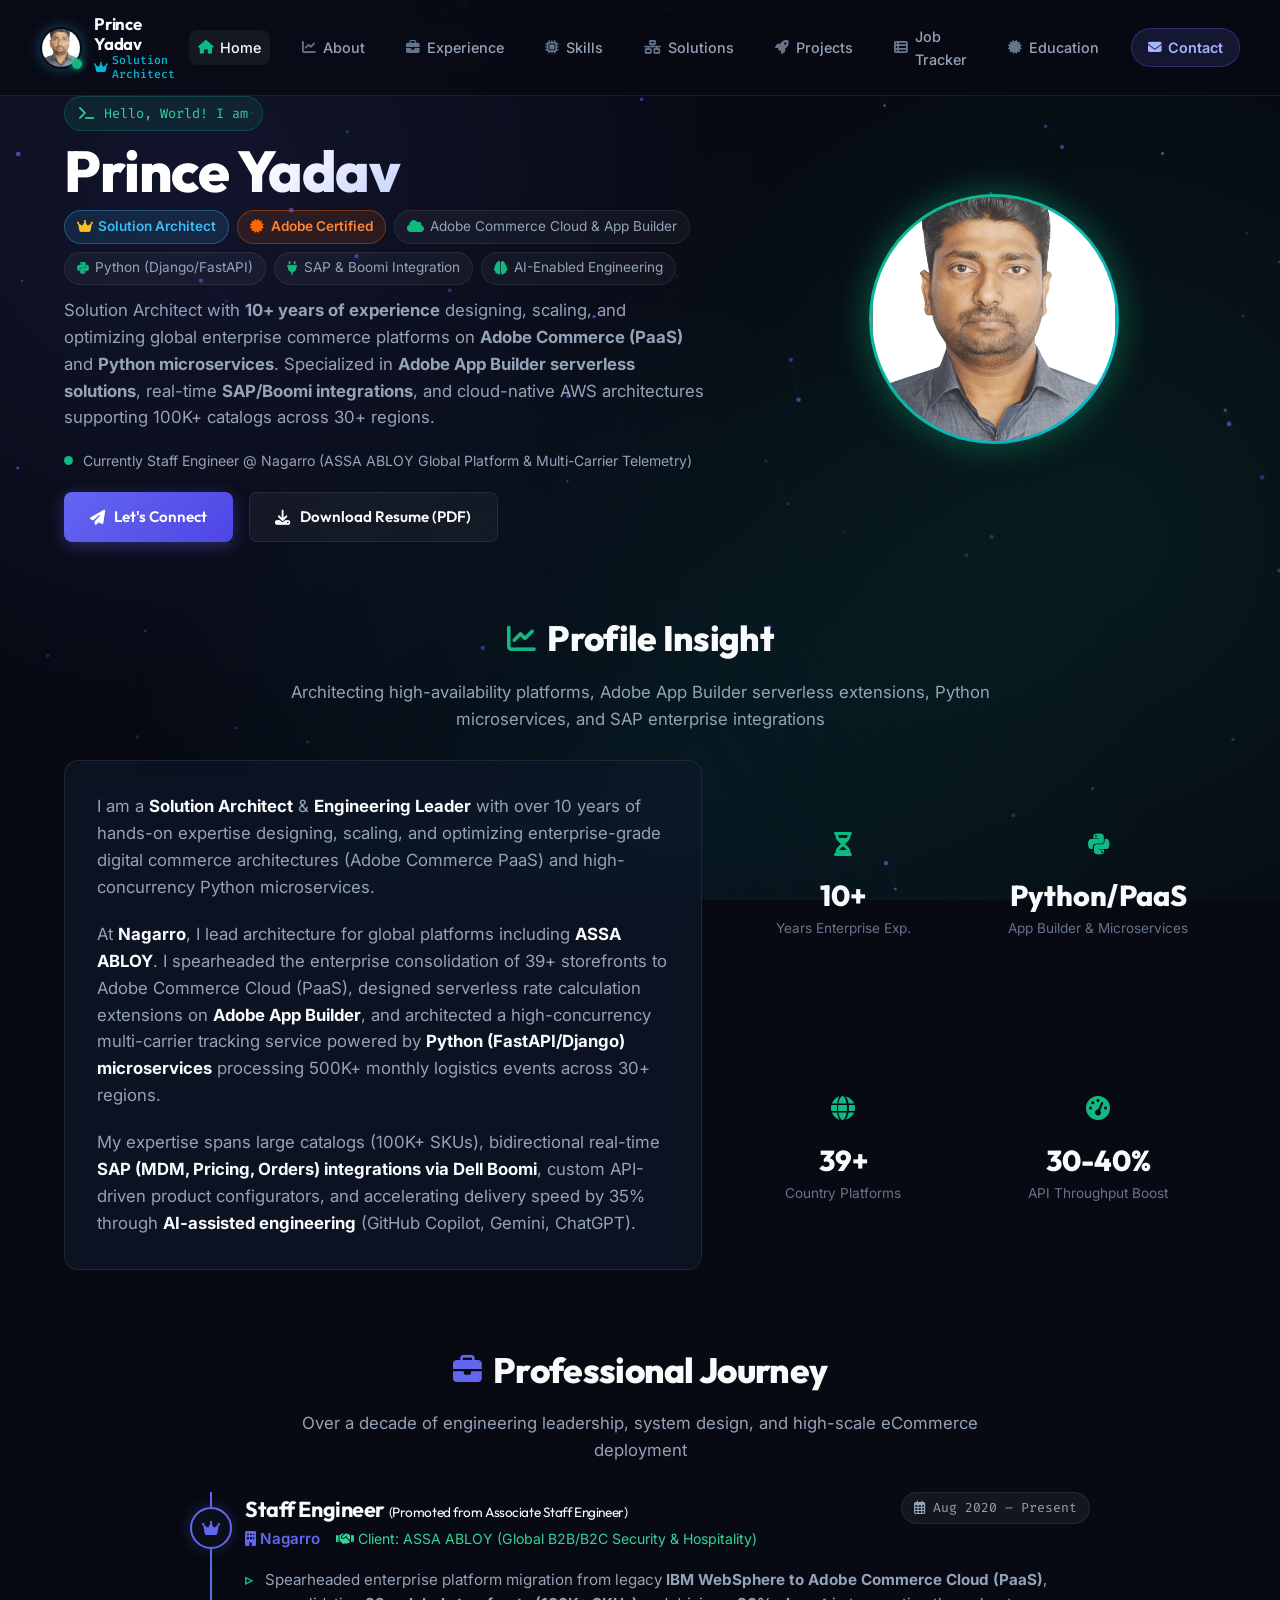
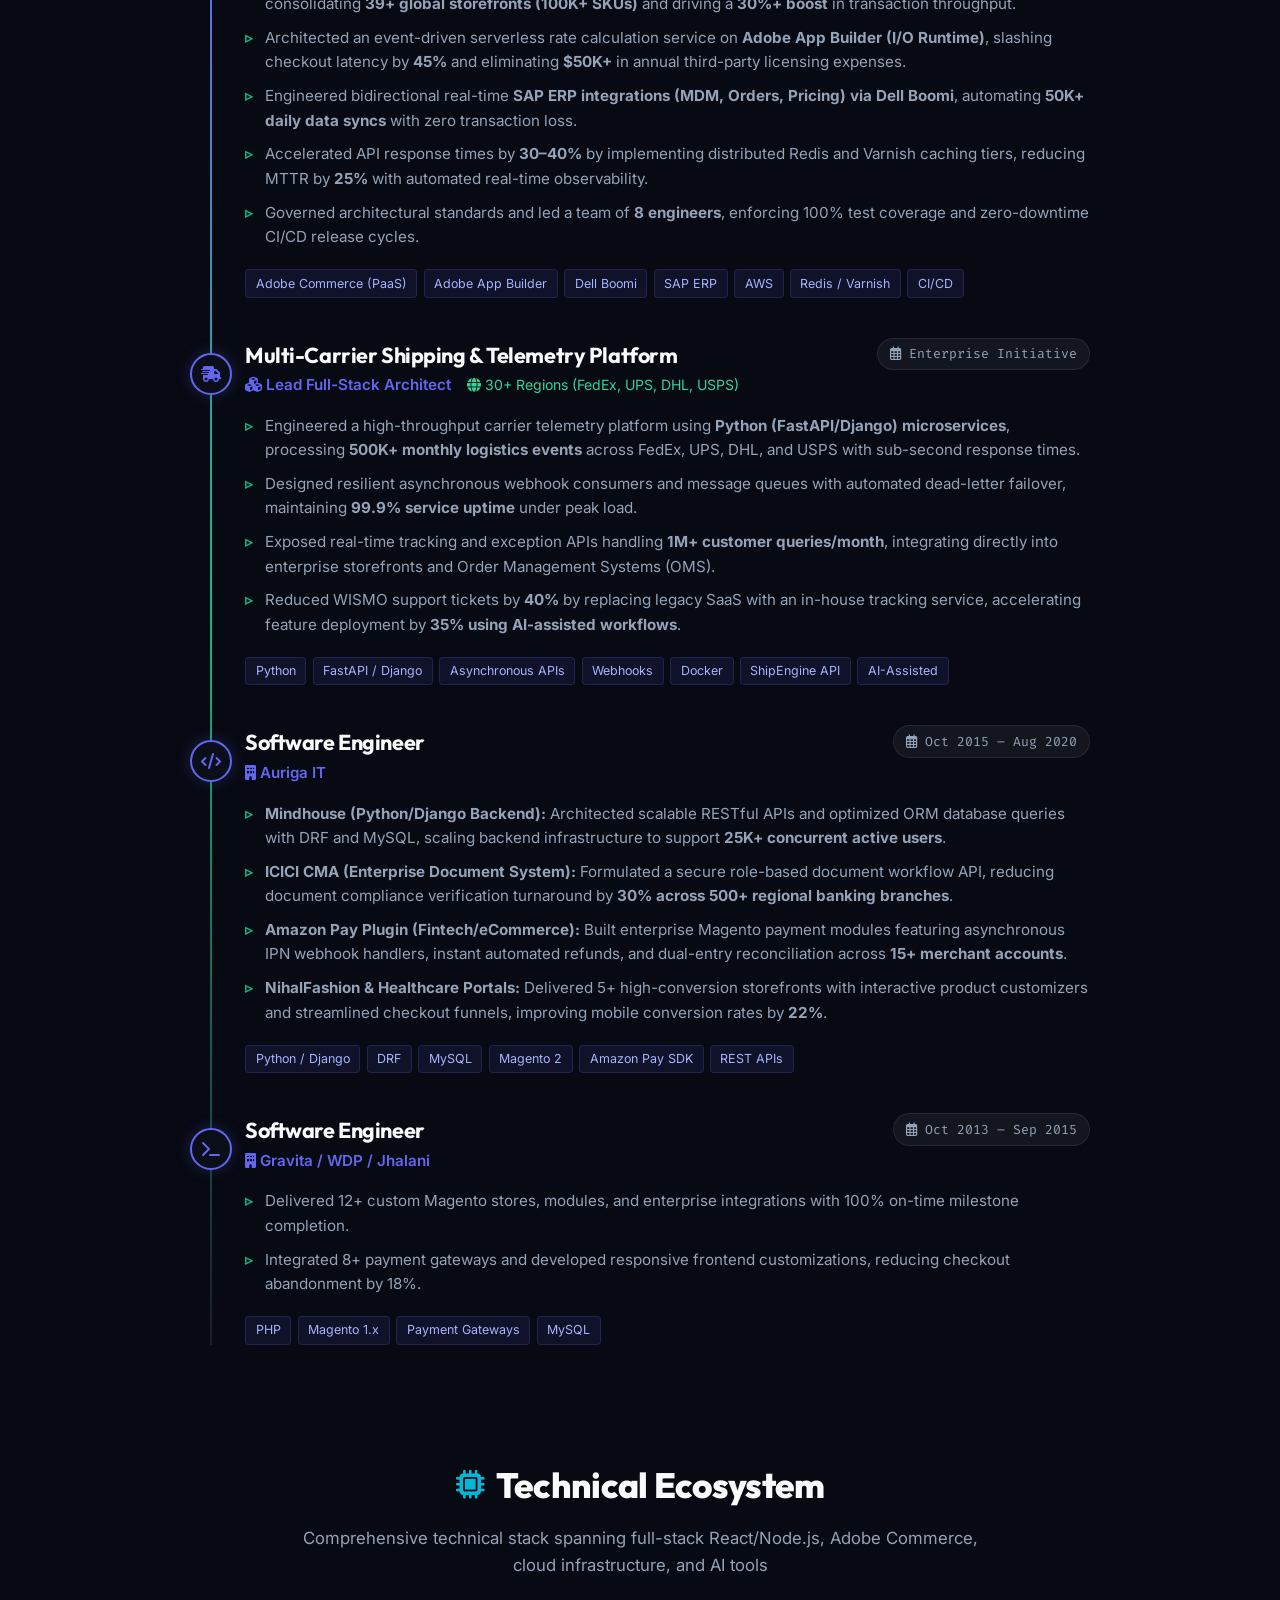
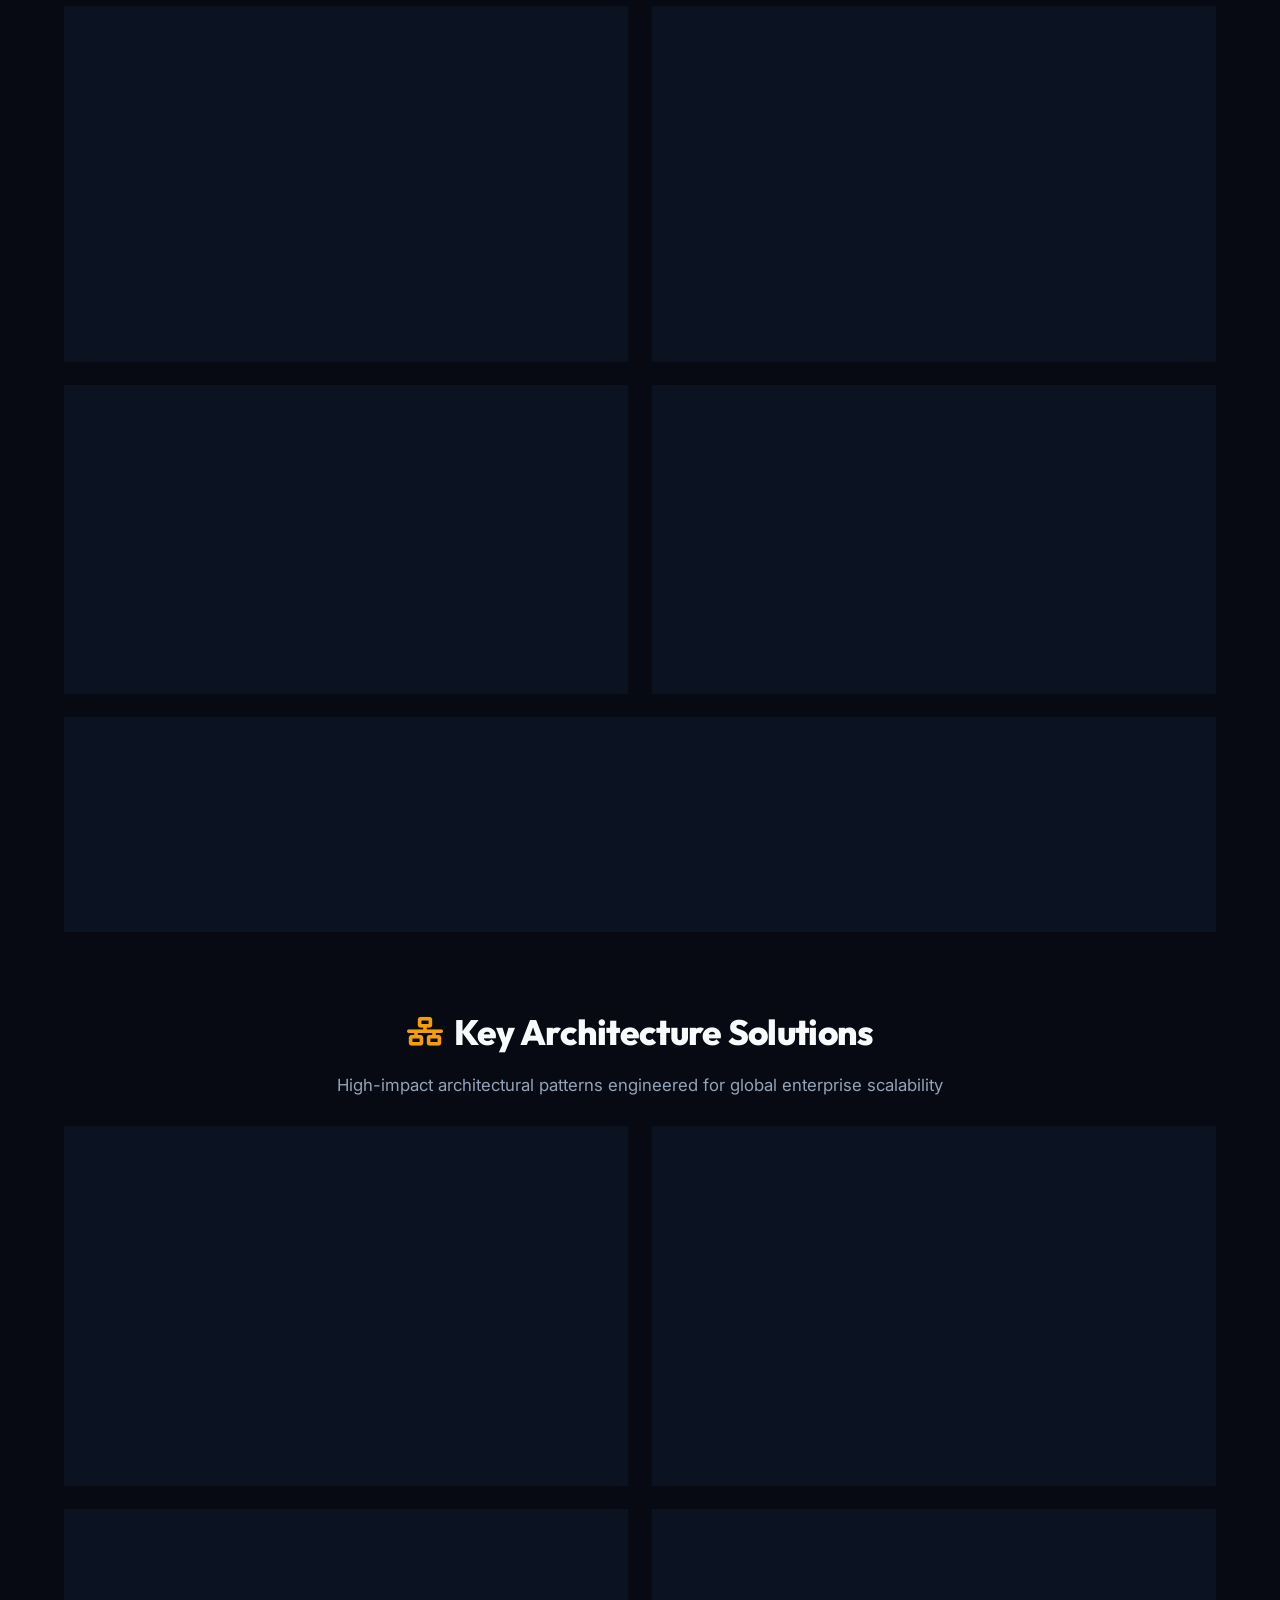
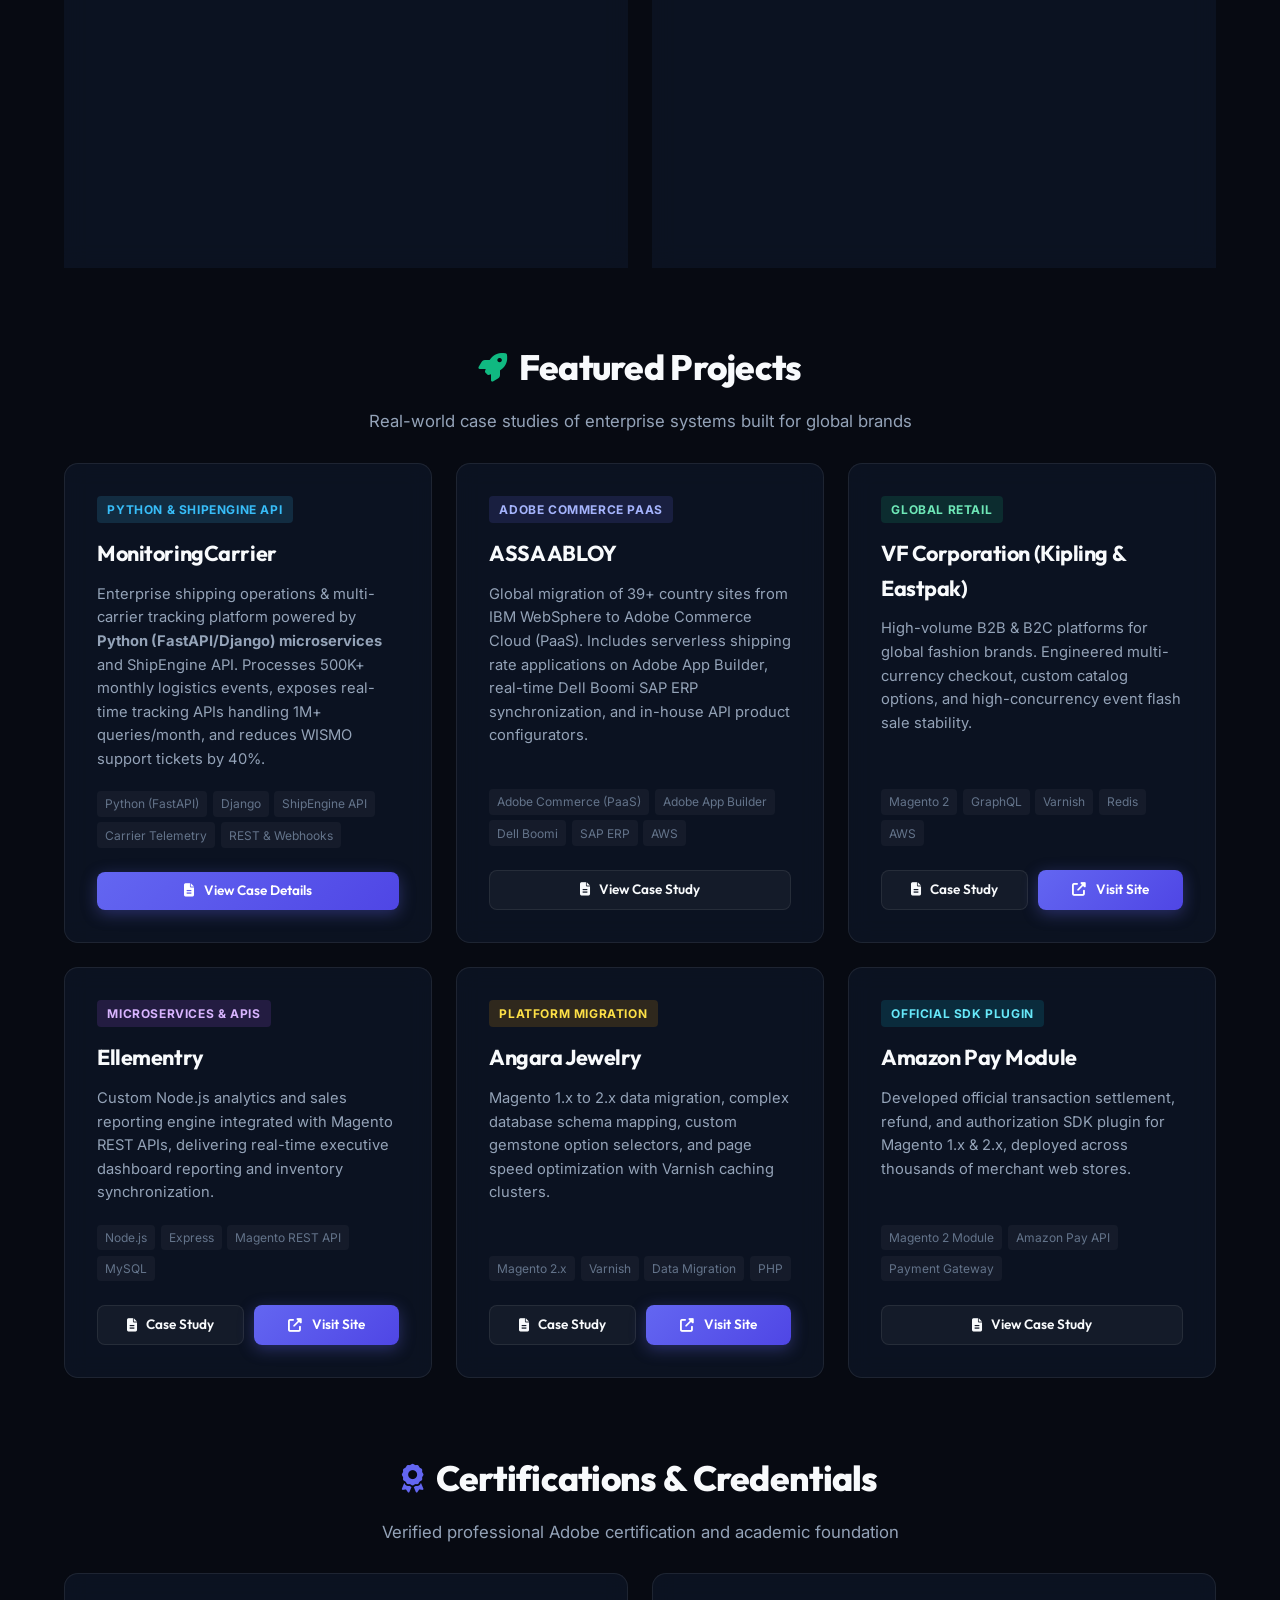
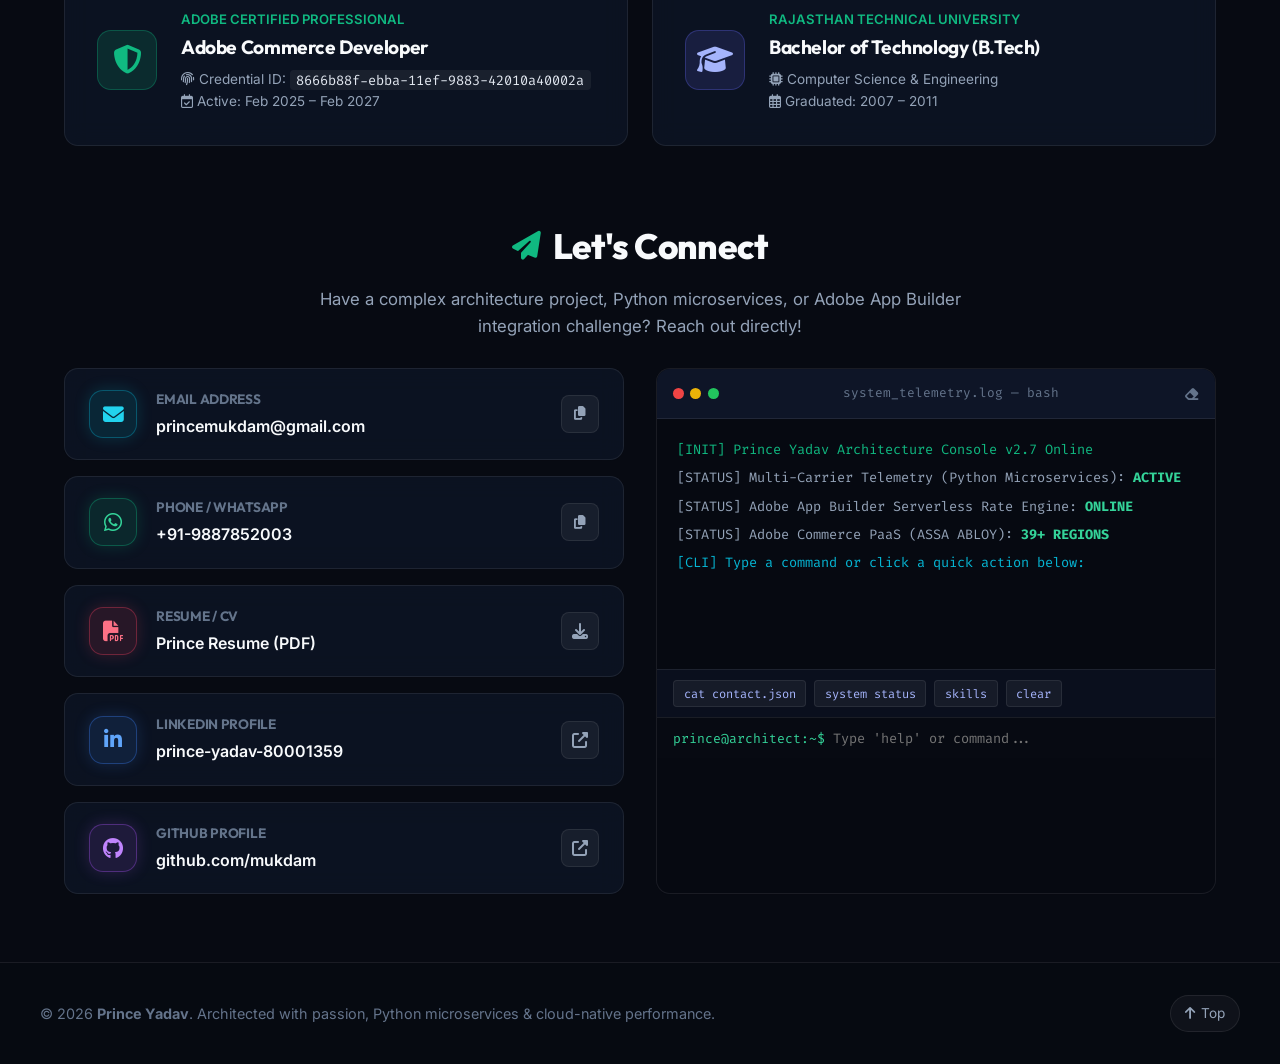
<file: index.html>
<!DOCTYPE html>
<html lang="en">

<head>
  <meta charset="UTF-8" />
  <meta name="viewport" content="width=device-width, initial-scale=1.0, viewport-fit=cover" />
  <title>Prince Yadav | Solution Architect | Adobe Commerce Cloud (PaaS), Adobe App Builder &amp; Python</title>

  <!-- SEO Meta Tags -->
  <meta name="description"
    content="Portfolio of Prince Yadav, Solution Architect with 10+ years of experience in Adobe Commerce Cloud (PaaS), Adobe App Builder serverless solutions, Python microservices, and SAP/Boomi integrations." />
  <meta name="keywords"
    content="Solution Architect, Adobe Commerce Cloud, Adobe App Builder, Python, Django, FastAPI, Magento 2, SAP Integration, Dell Boomi, AWS, Docker, AI Engineering, Jaipur, India" />
  <meta name="author" content="Prince Yadav" />
  <meta name="robots" content="index, follow" />

  <!-- Canonical URL -->
  <link rel="canonical" href="https://mukdam.github.io/" />

  <!-- Open Graph / Facebook -->
  <meta property="og:title" content="Prince Yadav | Solution Architect | Adobe Commerce, React & Node.js Specialist" />
  <meta property="og:description"
    content="Solution Architect with 12+ years experience in Adobe Commerce, React & Node.js (MonitoringCarrier), SAP integrations, and AWS architectures." />
  <meta property="og:type" content="website" />
  <meta property="og:url" content="https://mukdam.github.io/" />
  <meta property="og:image" content="https://mukdam.github.io/PrincePic.jpg" />

  <!-- Fonts & Icons -->
  <link rel="preconnect" href="https://fonts.googleapis.com" />
  <link rel="preconnect" href="https://fonts.gstatic.com" crossorigin />
  <link
    href="https://fonts.googleapis.com/css2?family=Fira+Code:wght@400;500;600;700&family=Inter:ital,wght@0,300;0,400;0,500;0,600;0,700;1,400&family=Outfit:wght@400;500;600;700;800&display=swap"
    rel="stylesheet" />

  <!-- Font Awesome Icons -->
  <link rel="stylesheet" href="https://cdnjs.cloudflare.com/ajax/libs/font-awesome/6.4.0/css/all.min.css" />

  <!-- Custom Stylesheet -->
  <link rel="stylesheet" href="style.css" />

  <!-- Google Analytics 4 (GA4) - Commented out for later activation -->
  <!--
  <script async src="https://www.googletagmanager.com/gtag/js?id=G-MEASUREMENT_ID"></script>
  <script>
    window.dataLayer = window.dataLayer || [];
    function gtag(){dataLayer.push(arguments);}
    gtag('js', new Date());

    // Config options (Update 'G-MEASUREMENT_ID' when you create your Google Analytics account)
    gtag('config', 'G-MEASUREMENT_ID', {
      anonymize_ip: true,
      cookie_flags: 'SameSite=None;Secure'
    });
  </script>
  -->
</head>

<body>
  <!-- Canvas Background for dynamic particle network -->
  <canvas id="canvas-bg" aria-hidden="true"></canvas>

  <!-- Ambient Glow Blobs -->
  <div class="ambient-glow" aria-hidden="true"></div>

  <!-- Toast Notification Container -->
  <div id="toast-container" class="toast-container"></div>

  <!-- Navigation Bar -->
  <nav class="navbar" id="navbar">
    <div class="nav-container">
      <a href="#home" class="logo-link" aria-label="Prince Yadav Portfolio">
        <div class="nav-brand">
          <div class="nav-avatar-wrapper">
            <img src="PrincePic.jpg" alt="Prince Yadav" class="nav-avatar-img" />
            <span class="status-dot" title="Available for Architecture & Consulting"></span>
          </div>
          <div class="nav-brand-info">
            <span class="nav-brand-name">Prince Yadav</span>
            <span class="nav-brand-title"><i class="fas fa-crown"></i> Solution Architect</span>
          </div>
        </div>
      </a>

      <button class="hamburger" id="hamburger" aria-label="Toggle navigation menu" aria-expanded="false">
        <span></span><span></span><span></span>
      </button>

      <div class="nav-links" id="nav-links">
        <a href="#home"><i class="fas fa-home"></i> Home</a>
        <a href="#about"><i class="fas fa-chart-line"></i> About</a>
        <a href="#experience"><i class="fas fa-briefcase"></i> Experience</a>
        <a href="#skills"><i class="fas fa-microchip"></i> Skills</a>
        <a href="#architecture"><i class="fas fa-network-wired"></i> Solutions</a>
        <a href="#projects"><i class="fas fa-rocket"></i> Projects</a>
        <a href="jobs_tracker.html" target="_blank"><i class="fas fa-table-list"></i> Job Tracker</a>
        <a href="#education"><i class="fas fa-certificate"></i> Education</a>
        <a href="#contact" class="nav-cta"><i class="fas fa-envelope"></i> Contact</a>
      </div>
    </div>
  </nav>

  <!-- Main Content Container -->
  <main class="container" id="main-content">
    
    <!-- Hero Section -->
    <section id="home" class="hero-wrapper">
      <div class="hero-content">
        <div class="hero-greeting">
          <i class="fas fa-terminal"></i> <span>Hello, World! I am</span>
        </div>
        <h1 class="hero-name">Prince Yadav</h1>
        <div class="hero-tagline">
          <span class="tag-pill tag-highlight"><i class="fas fa-crown"></i> Solution Architect</span>
          <span class="tag-pill tag-adobe"><i class="fas fa-certificate"></i> Adobe Certified</span>
          <span class="tag-pill"><i class="fas fa-cloud"></i> Adobe Commerce Cloud &amp; App Builder</span>
          <span class="tag-pill"><i class="fab fa-python"></i> Python (Django/FastAPI)</span>
          <span class="tag-pill"><i class="fas fa-plug"></i> SAP &amp; Boomi Integration</span>
          <span class="tag-pill"><i class="fas fa-brain"></i> AI-Enabled Engineering</span>
        </div>
        <p class="hero-desc">
          Solution Architect with <strong>10+ years of experience</strong> designing, scaling, and optimizing global enterprise commerce platforms on <strong>Adobe Commerce (PaaS)</strong> and <strong>Python microservices</strong>. Specialized in <strong>Adobe App Builder serverless solutions</strong>, real-time <strong>SAP/Boomi integrations</strong>, and cloud-native AWS architectures supporting 100K+ catalogs across 30+ regions.
        </p>

        <div class="status-badge">
          <span class="status-pulse"></span>
          <span>Currently Staff Engineer @ Nagarro (ASSA ABLOY Global Platform &amp; Multi-Carrier Telemetry)</span>
        </div>

        <div class="cta-group">
          <a href="#contact" class="btn btn-primary">
            <i class="fas fa-paper-plane"></i> Let's Connect
          </a>
          <a href="Prince Resume.pdf" class="btn btn-secondary" download>
            <i class="fas fa-download"></i> Download Resume (PDF)
          </a>
        </div>
      </div>

      <div class="hero-image-wrapper">
        <div class="avatar-frame">
          <img src="PrincePic.jpg" alt="Prince Yadav - Solution Architect" class="avatar-img" />
        </div>
      </div>
    </section>

    <!-- Profile Insight / Stats Section -->
    <section id="about" class="section-block reveal">
      <div class="section-header">
        <h2 class="section-title">
          <i class="fas fa-chart-line title-icon text-emerald"></i> Profile Insight
        </h2>
        <p class="section-subtitle">Architecting high-availability platforms, Adobe App Builder serverless extensions, Python microservices, and SAP enterprise integrations</p>
      </div>

      <div class="about-grid">
        <div class="card about-main-card spotlight-card">
          <div class="about-text">
            <p>
              I am a <strong>Solution Architect</strong> &amp; <strong>Engineering Leader</strong> with over 10 years of hands-on expertise designing, scaling, and optimizing enterprise-grade digital commerce architectures (Adobe Commerce PaaS) and high-concurrency Python microservices.
            </p>
            <p>
              At <strong>Nagarro</strong>, I lead architecture for global platforms including <strong>ASSA ABLOY</strong>. I spearheaded the enterprise consolidation of 39+ storefronts to Adobe Commerce Cloud (PaaS), designed serverless rate calculation extensions on <strong>Adobe App Builder</strong>, and architected a high-concurrency multi-carrier tracking service powered by <strong>Python (FastAPI/Django) microservices</strong> processing 500K+ monthly logistics events across 30+ regions.
            </p>
            <p>
              My expertise spans large catalogs (100K+ SKUs), bidirectional real-time <strong>SAP (MDM, Pricing, Orders) integrations via Dell Boomi</strong>, custom API-driven product configurators, and accelerating delivery speed by 35% through <strong>AI-assisted engineering</strong> (GitHub Copilot, Gemini, ChatGPT).
            </p>
          </div>
        </div>

        <div class="stats-grid">
          <div class="stat-card spotlight-card">
            <div class="stat-icon"><i class="fas fa-hourglass-half"></i></div>
            <div class="stat-number">10+</div>
            <div class="stat-label">Years Enterprise Exp.</div>
          </div>
          <div class="stat-card spotlight-card">
            <div class="stat-icon"><i class="fab fa-python"></i></div>
            <div class="stat-number">Python/PaaS</div>
            <div class="stat-label">App Builder &amp; Microservices</div>
          </div>
          <div class="stat-card spotlight-card">
            <div class="stat-icon"><i class="fas fa-globe"></i></div>
            <div class="stat-number">39+</div>
            <div class="stat-label">Country Platforms</div>
          </div>
          <div class="stat-card spotlight-card">
            <div class="stat-icon"><i class="fas fa-tachometer-alt"></i></div>
            <div class="stat-number">30-40%</div>
            <div class="stat-label">API Throughput Boost</div>
          </div>
        </div>
      </div>
    </section>

    <!-- Experience Timeline Section -->
    <section id="experience" class="section-block reveal">
      <div class="section-header">
        <h2 class="section-title">
          <i class="fas fa-briefcase title-icon text-indigo"></i> Professional Journey
        </h2>
        <p class="section-subtitle">Over a decade of engineering leadership, system design, and high-scale eCommerce deployment</p>
      </div>

      <div class="timeline">
        
        <!-- Timeline Item 1: Nagarro -->
        <div class="timeline-item spotlight-card">
          <div class="timeline-dot"><i class="fas fa-crown"></i></div>
          <div class="timeline-content">
            <div class="timeline-header">
              <div>
                <h3 class="timeline-role">Staff Engineer <span style="font-size: 0.85rem; font-weight: normal; color: var(--color-text-muted);">(Promoted from Associate Staff Engineer)</span></h3>
                <span class="timeline-company"><i class="fas fa-building"></i> Nagarro</span>
                <span class="timeline-client"><i class="fas fa-handshake"></i> Client: ASSA ABLOY (Global B2B/B2C Security &amp; Hospitality)</span>
              </div>
              <span class="timeline-date"><i class="far fa-calendar-alt"></i> Aug 2020 – Present</span>
            </div>
            <div class="timeline-body">
              <ul>
                <li>Spearheaded enterprise platform migration from legacy <strong>IBM WebSphere to Adobe Commerce Cloud (PaaS)</strong>, consolidating <strong>39+ global storefronts (100K+ SKUs)</strong> and driving a <strong>30%+ boost</strong> in transaction throughput.</li>
                <li>Architected an event-driven serverless rate calculation service on <strong>Adobe App Builder (I/O Runtime)</strong>, slashing checkout latency by <strong>45%</strong> and eliminating <strong>$50K+</strong> in annual third-party licensing expenses.</li>
                <li>Engineered bidirectional real-time <strong>SAP ERP integrations (MDM, Orders, Pricing) via Dell Boomi</strong>, automating <strong>50K+ daily data syncs</strong> with zero transaction loss.</li>
                <li>Accelerated API response times by <strong>30–40%</strong> by implementing distributed Redis and Varnish caching tiers, reducing MTTR by <strong>25%</strong> with automated real-time observability.</li>
                <li>Governed architectural standards and led a team of <strong>8 engineers</strong>, enforcing 100% test coverage and zero-downtime CI/CD release cycles.</li>
              </ul>
            </div>
            <div class="timeline-tags">
              <span>Adobe Commerce (PaaS)</span>
              <span>Adobe App Builder</span>
              <span>Dell Boomi</span>
              <span>SAP ERP</span>
              <span>AWS</span>
              <span>Redis / Varnish</span>
              <span>CI/CD</span>
            </div>
          </div>
        </div>

        <!-- Timeline Item 2: Python Multi-Carrier Shipping Platform -->
        <div class="timeline-item spotlight-card">
          <div class="timeline-dot"><i class="fas fa-shipping-fast"></i></div>
          <div class="timeline-content">
            <div class="timeline-header">
              <div>
                <h3 class="timeline-role">Multi-Carrier Shipping &amp; Telemetry Platform</h3>
                <span class="timeline-company"><i class="fas fa-cubes"></i> Lead Full-Stack Architect</span>
                <span class="timeline-client"><i class="fas fa-globe"></i> 30+ Regions (FedEx, UPS, DHL, USPS)</span>
              </div>
              <span class="timeline-date"><i class="far fa-calendar-alt"></i> Enterprise Initiative</span>
            </div>
            <div class="timeline-body">
              <ul>
                <li>Engineered a high-throughput carrier telemetry platform using <strong>Python (FastAPI/Django) microservices</strong>, processing <strong>500K+ monthly logistics events</strong> across FedEx, UPS, DHL, and USPS with sub-second response times.</li>
                <li>Designed resilient asynchronous webhook consumers and message queues with automated dead-letter failover, maintaining <strong>99.9% service uptime</strong> under peak load.</li>
                <li>Exposed real-time tracking and exception APIs handling <strong>1M+ customer queries/month</strong>, integrating directly into enterprise storefronts and Order Management Systems (OMS).</li>
                <li>Reduced WISMO support tickets by <strong>40%</strong> by replacing legacy SaaS with an in-house tracking service, accelerating feature deployment by <strong>35% using AI-assisted workflows</strong>.</li>
              </ul>
            </div>
            <div class="timeline-tags">
              <span>Python</span>
              <span>FastAPI / Django</span>
              <span>Asynchronous APIs</span>
              <span>Webhooks</span>
              <span>Docker</span>
              <span>ShipEngine API</span>
              <span>AI-Assisted</span>
            </div>
          </div>
        </div>

        <!-- Timeline Item 3: Auriga IT -->
        <div class="timeline-item spotlight-card">
          <div class="timeline-dot"><i class="fas fa-code"></i></div>
          <div class="timeline-content">
            <div class="timeline-header">
              <div>
                <h3 class="timeline-role">Software Engineer</h3>
                <span class="timeline-company"><i class="fas fa-building"></i> Auriga IT</span>
              </div>
              <span class="timeline-date"><i class="far fa-calendar-alt"></i> Oct 2015 – Aug 2020</span>
            </div>
            <div class="timeline-body">
              <ul>
                <li><strong>Mindhouse (Python/Django Backend):</strong> Architected scalable RESTful APIs and optimized ORM database queries with DRF and MySQL, scaling backend infrastructure to support <strong>25K+ concurrent active users</strong>.</li>
                <li><strong>ICICI CMA (Enterprise Document System):</strong> Formulated a secure role-based document workflow API, reducing document compliance verification turnaround by <strong>30% across 500+ regional banking branches</strong>.</li>
                <li><strong>Amazon Pay Plugin (Fintech/eCommerce):</strong> Built enterprise Magento payment modules featuring asynchronous IPN webhook handlers, instant automated refunds, and dual-entry reconciliation across <strong>15+ merchant accounts</strong>.</li>
                <li><strong>NihalFashion &amp; Healthcare Portals:</strong> Delivered 5+ high-conversion storefronts with interactive product customizers and streamlined checkout funnels, improving mobile conversion rates by <strong>22%</strong>.</li>
              </ul>
            </div>
            <div class="timeline-tags">
              <span>Python / Django</span>
              <span>DRF</span>
              <span>MySQL</span>
              <span>Magento 2</span>
              <span>Amazon Pay SDK</span>
              <span>REST APIs</span>
            </div>
          </div>
        </div>

        <!-- Timeline Item 4: Gravita / WDP / Jhalani -->
        <div class="timeline-item spotlight-card">
          <div class="timeline-dot"><i class="fas fa-terminal"></i></div>
          <div class="timeline-content">
            <div class="timeline-header">
              <div>
                <h3 class="timeline-role">Software Engineer</h3>
                <span class="timeline-company"><i class="fas fa-building"></i> Gravita / WDP / Jhalani</span>
              </div>
              <span class="timeline-date"><i class="far fa-calendar-alt"></i> Oct 2013 – Sep 2015</span>
            </div>
            <div class="timeline-body">
              <ul>
                <li>Delivered 12+ custom Magento stores, modules, and enterprise integrations with 100% on-time milestone completion.</li>
                <li>Integrated 8+ payment gateways and developed responsive frontend customizations, reducing checkout abandonment by 18%.</li>
              </ul>
            </div>
            <div class="timeline-tags">
              <span>PHP</span>
              <span>Magento 1.x</span>
              <span>Payment Gateways</span>
              <span>MySQL</span>
            </div>
          </div>
        </div>

      </div>
    </section>

    <!-- Technical Skills Section -->
    <section id="skills" class="section-block reveal">
      <div class="section-header">
        <h2 class="section-title">
          <i class="fas fa-microchip title-icon text-cyan"></i> Technical Ecosystem
        </h2>
        <p class="section-subtitle">Comprehensive technical stack spanning full-stack React/Node.js, Adobe Commerce, cloud infrastructure, and AI tools</p>
      </div>

      <div class="skills-grid">
        
        <div class="card skill-card spotlight-card">
          <div class="skill-header">
            <div class="skill-icon icon-backend"><i class="fab fa-python" style="color: #38bdf8;"></i></div>
            <h3>Python &amp; Backend Engineering</h3>
          </div>
          <div class="skill-tags">
            <span class="skill-badge highlight"><i class="fab fa-python" style="color: #38bdf8;"></i> Python (FastAPI / Django)</span>
            <span class="skill-badge highlight"><i class="fas fa-server" style="color: #34d399;"></i> Django REST Framework (DRF)</span>
            <span class="skill-badge highlight"><i class="fas fa-bolt" style="color: #fbbf24;"></i> Asynchronous APIs</span>
            <span class="skill-badge"><i class="fas fa-cubes" style="color: #c084fc;"></i> Microservices Architecture</span>
            <span class="skill-badge"><i class="fas fa-satellite-dish" style="color: #f43f5e;"></i> Event-Driven Webhooks</span>
            <span class="skill-badge"><i class="fas fa-truck-fast" style="color: #38bdf8;"></i> Multi-Carrier Telemetry</span>
            <span class="skill-badge"><i class="fas fa-plug" style="color: #fb7185;"></i> REST APIs &amp; GraphQL</span>
          </div>
        </div>

        <div class="card skill-card spotlight-card">
          <div class="skill-header">
            <div class="skill-icon icon-magento"><i class="fab fa-magento"></i></div>
            <h3>eCommerce &amp; Adobe Ecosystem</h3>
          </div>
          <div class="skill-tags">
            <span class="skill-badge highlight"><i class="fab fa-magento" style="color: #ff6600;"></i> Adobe Commerce (Magento 2)</span>
            <span class="skill-badge highlight"><i class="fas fa-cloud" style="color: #ff6600;"></i> Adobe Commerce Cloud (PaaS)</span>
            <span class="skill-badge highlight"><i class="fas fa-layer-group" style="color: #22d3ee;"></i> Adobe App Builder (I/O Runtime)</span>
            <span class="skill-badge"><i class="fas fa-store" style="color: #a78bfa;"></i> Multi-Store &amp; Multi-Tenant</span>
            <span class="skill-badge highlight"><i class="fas fa-network-wired" style="color: #38bdf8;"></i> SAP ERP Integration</span>
            <span class="skill-badge"><i class="fas fa-exchange-alt" style="color: #34d399;"></i> Dell Boomi Middleware</span>
            <span class="skill-badge"><i class="fas fa-building" style="color: #f59e0b;"></i> B2B Corporate Accounts</span>
          </div>
        </div>

        <div class="card skill-card spotlight-card">
          <div class="skill-header">
            <div class="skill-icon icon-cloud"><i class="fas fa-cloud"></i></div>
            <h3>Cloud, DevOps &amp; Infrastructure</h3>
          </div>
          <div class="skill-tags">
            <span class="skill-badge highlight"><i class="fab fa-aws" style="color: #ff9900;"></i> AWS (EC2, S3, RDS)</span>
            <span class="skill-badge highlight"><i class="fab fa-docker" style="color: #38bdf8;"></i> Docker &amp; Docker Compose</span>
            <span class="skill-badge"><i class="fas fa-terminal" style="color: #34d399;"></i> Adobe Commerce Cloud CLI</span>
            <span class="skill-badge"><i class="fab fa-git-alt" style="color: #f05032;"></i> CI/CD Zero-Downtime Releases</span>
            <span class="skill-badge"><i class="fab fa-linux" style="color: #fbbf24;"></i> Linux &amp; Nginx</span>
            <span class="skill-badge"><i class="fas fa-chart-bar" style="color: #008c99;"></i> New Relic &amp; CloudWatch</span>
          </div>
        </div>

        <div class="card skill-card spotlight-card">
          <div class="skill-header">
            <div class="skill-icon icon-data"><i class="fas fa-database"></i></div>
            <h3>Databases, Caching &amp; Search</h3>
          </div>
          <div class="skill-tags">
            <span class="skill-badge highlight"><i class="fas fa-memory" style="color: #f43f5e;"></i> Redis Caching</span>
            <span class="skill-badge highlight"><i class="fas fa-tachometer-alt" style="color: #60a5fa;"></i> Varnish Cache</span>
            <span class="skill-badge"><i class="fas fa-search" style="color: #06b6d4;"></i> ElasticSearch / OpenSearch</span>
            <span class="skill-badge"><i class="fas fa-database" style="color: #38bdf8;"></i> MySQL Optimization</span>
            <span class="skill-badge"><i class="fas fa-gauge-high" style="color: #34d399;"></i> Query &amp; Latency Optimization</span>
            <span class="skill-badge"><i class="fas fa-server" style="color: #a78bfa;"></i> High-Throughput Indexing</span>
          </div>
        </div>

        <div class="card skill-card spotlight-card full-width-skill">
          <div class="skill-header">
            <div class="skill-icon icon-ai"><i class="fas fa-brain"></i></div>
            <h3>AI-Enabled Development &amp; Engineering Productivity</h3>
          </div>
          <div class="skill-tags">
            <span class="skill-badge ai-highlight"><i class="fab fa-github" style="color: #a78bfa;"></i> GitHub Copilot</span>
            <span class="skill-badge ai-highlight"><i class="fas fa-sparkles" style="color: #38bdf8;"></i> Google Gemini / Claude / ChatGPT</span>
            <span class="skill-badge ai-highlight"><i class="fas fa-terminal" style="color: #34d399;"></i> Prompt Engineering &amp; Automation</span>
            <span class="skill-badge"><i class="fas fa-code" style="color: #fb7185;"></i> AI-Driven Prototyping &amp; Schema Mapping</span>
            <span class="skill-badge"><i class="fas fa-vial-circle-check" style="color: #c084fc;"></i> Automated Unit Testing &amp; Refactoring</span>
          </div>
        </div>

      </div>
    </section>

    <!-- Key Architecture Solutions (Creative Section) -->
    <section id="architecture" class="section-block reveal">
      <div class="section-header">
        <h2 class="section-title">
          <i class="fas fa-network-wired title-icon text-amber"></i> Key Architecture Solutions
        </h2>
        <p class="section-subtitle">High-impact architectural patterns engineered for global enterprise scalability</p>
      </div>

      <div class="arch-grid">
        
        <div class="card arch-card spotlight-card">
          <div class="arch-number">01</div>
          <div class="arch-icon"><i class="fas fa-truck-loading"></i></div>
          <h3>Multi-Carrier Shipping Telemetry (Python Microservices)</h3>
          <p>
            Architected high-concurrency shipping operations and tracking microservices using <strong>Python (FastAPI/Django)</strong> and ShipEngine API to stream multi-carrier telemetry across 30+ regions with asynchronous dead-letter failover and 99.9% uptime.
          </p>
          <div class="arch-pill"><i class="fas fa-check-circle"></i> Python FastAPI &amp; 500K+ Events/Mo</div>
        </div>

        <div class="card arch-card spotlight-card">
          <div class="arch-number">02</div>
          <div class="arch-icon"><i class="fas fa-sync-alt"></i></div>
          <h3>SAP Boomi Real-Time Synchronization</h3>
          <p>
            Standardized bidirectional integration patterns in Dell Boomi to synchronize MDM catalog, customer pricing matrices, and B2B corporate account orders between SAP ERP and Adobe Commerce in real time with zero transaction loss.
          </p>
          <div class="arch-pill"><i class="fas fa-check-circle"></i> 50K+ daily syncs with zero loss</div>
        </div>

        <div class="card arch-card spotlight-card">
          <div class="arch-number">03</div>
          <div class="arch-icon"><i class="fas fa-cogs"></i></div>
          <h3>Adobe App Builder Serverless Rate Service</h3>
          <p>
            Architected an event-driven serverless rate calculation service on <strong>Adobe App Builder (I/O Runtime)</strong>, slashing checkout latency by 45% and eliminating $50K+ in annual third-party licensing expenses.
          </p>
          <div class="arch-pill"><i class="fas fa-check-circle"></i> Slashed latency by 45% ($50K+ saved)</div>
        </div>

        <div class="card arch-card spotlight-card">
          <div class="arch-number">04</div>
          <div class="arch-icon"><i class="fas fa-globe-americas"></i></div>
          <h3>39+ Region Multi-Tenant Architecture (PaaS)</h3>
          <p>
            Spearheaded enterprise platform migration from legacy IBM WebSphere to Adobe Commerce Cloud (PaaS), consolidating 39+ global storefronts (100K+ SKUs) and increasing system throughput by 30%+.
          </p>
          <div class="arch-pill"><i class="fas fa-check-circle"></i> 30%+ throughput increase</div>
        </div>

      </div>
    </section>

    <!-- Key Projects Section -->
    <section id="projects" class="section-block reveal">
      <div class="section-header">
        <h2 class="section-title">
          <i class="fas fa-rocket title-icon text-emerald"></i> Featured Projects
        </h2>
        <p class="section-subtitle">Real-world case studies of enterprise systems built for global brands</p>
      </div>

      <div class="projects-grid">

        <!-- Project 1: MonitoringCarrier (ShipEngine Tracking Tool) -->
        <div class="card project-card spotlight-card">
          <div class="project-header">
            <span class="project-tag tag-microservice">Python &amp; ShipEngine API</span>
            <h3 class="project-title">MonitoringCarrier</h3>
          </div>
          <p class="project-desc">
            Enterprise shipping operations &amp; multi-carrier tracking platform powered by <strong>Python (FastAPI/Django) microservices</strong> and ShipEngine API. Processes 500K+ monthly logistics events, exposes real-time tracking APIs handling 1M+ queries/month, and reduces WISMO support tickets by 40%.
          </p>
          <div class="project-tech">
            <span>Python (FastAPI)</span>
            <span>Django</span>
            <span>ShipEngine API</span>
            <span>Carrier Telemetry</span>
            <span>REST &amp; Webhooks</span>
          </div>
          <div class="project-actions">
            <a href="projects/monitoring-carrier.html" class="btn btn-primary btn-sm" style="width: 100%; text-align: center;"><i class="fas fa-file-alt"></i> View Case Details</a>
          </div>
        </div>

        <!-- Project 2: ASSA ABLOY -->
        <div class="card project-card spotlight-card">
          <div class="project-header">
            <span class="project-tag tag-enterprise">Adobe Commerce PaaS</span>
            <h3 class="project-title">ASSA ABLOY</h3>
          </div>
          <p class="project-desc">
            Global migration of 39+ country sites from IBM WebSphere to Adobe Commerce Cloud (PaaS). Includes serverless shipping rate applications on Adobe App Builder, real-time Dell Boomi SAP ERP synchronization, and in-house API product configurators.
          </p>
          <div class="project-tech">
            <span>Adobe Commerce (PaaS)</span>
            <span>Adobe App Builder</span>
            <span>Dell Boomi</span>
            <span>SAP ERP</span>
            <span>AWS</span>
          </div>
          <div class="project-actions">
            <a href="projects/assa-abloy.html" class="btn btn-secondary btn-sm" style="width: 100%; text-align: center;"><i class="fas fa-file-alt"></i> View Case Study</a>
          </div>
        </div>

        <!-- Project 3: VF Corporation -->
        <div class="card project-card spotlight-card">
          <div class="project-header">
            <span class="project-tag tag-retail">Global Retail</span>
            <h3 class="project-title">VF Corporation (Kipling &amp; Eastpak)</h3>
          </div>
          <p class="project-desc">
            High-volume B2B &amp; B2C platforms for global fashion brands. Engineered multi-currency checkout, custom catalog options, and high-concurrency event flash sale stability.
          </p>
          <div class="project-tech">
            <span>Magento 2</span>
            <span>GraphQL</span>
            <span>Varnish</span>
            <span>Redis</span>
            <span>AWS</span>
          </div>
          <div class="project-actions">
            <a href="projects/vf-corp.html" class="btn btn-secondary btn-sm"><i class="fas fa-file-alt"></i> Case Study</a>
            <a href="https://www.kipling.com" target="_blank" rel="noopener" class="btn btn-primary btn-sm"><i class="fas fa-external-link-alt"></i> Visit Site</a>
          </div>
        </div>

        <!-- Project 4: Ellementry -->
        <div class="card project-card spotlight-card">
          <div class="project-header">
            <span class="project-tag tag-api">Microservices &amp; APIs</span>
            <h3 class="project-title">Ellementry</h3>
          </div>
          <p class="project-desc">
            Custom Node.js analytics and sales reporting engine integrated with Magento REST APIs, delivering real-time executive dashboard reporting and inventory synchronization.
          </p>
          <div class="project-tech">
            <span>Node.js</span>
            <span>Express</span>
            <span>Magento REST API</span>
            <span>MySQL</span>
          </div>
          <div class="project-actions">
            <a href="projects/ellementry.html" class="btn btn-secondary btn-sm"><i class="fas fa-file-alt"></i> Case Study</a>
            <a href="https://www.ellementry.com" target="_blank" rel="noopener" class="btn btn-primary btn-sm"><i class="fas fa-external-link-alt"></i> Visit Site</a>
          </div>
        </div>

        <!-- Project 5: Angara -->
        <div class="card project-card spotlight-card">
          <div class="project-header">
            <span class="project-tag tag-migration">Platform Migration</span>
            <h3 class="project-title">Angara Jewelry</h3>
          </div>
          <p class="project-desc">
            Magento 1.x to 2.x data migration, complex database schema mapping, custom gemstone option selectors, and page speed optimization with Varnish caching clusters.
          </p>
          <div class="project-tech">
            <span>Magento 2.x</span>
            <span>Varnish</span>
            <span>Data Migration</span>
            <span>PHP</span>
          </div>
          <div class="project-actions">
            <a href="projects/angara.html" class="btn btn-secondary btn-sm"><i class="fas fa-file-alt"></i> Case Study</a>
            <a href="https://www.angara.com" target="_blank" rel="noopener" class="btn btn-primary btn-sm"><i class="fas fa-external-link-alt"></i> Visit Site</a>
          </div>
        </div>

        <!-- Project 6: Amazon Pay Plugin -->
        <div class="card project-card spotlight-card">
          <div class="project-header">
            <span class="project-tag tag-sdk">Official SDK Plugin</span>
            <h3 class="project-title">Amazon Pay Module</h3>
          </div>
          <p class="project-desc">
            Developed official transaction settlement, refund, and authorization SDK plugin for Magento 1.x &amp; 2.x, deployed across thousands of merchant web stores.
          </p>
          <div class="project-tech">
            <span>Magento 2 Module</span>
            <span>Amazon Pay API</span>
            <span>Payment Gateway</span>
          </div>
          <div class="project-actions">
            <a href="projects/amazon-pay.html" class="btn btn-secondary btn-sm" style="width: 100%; text-align: center;"><i class="fas fa-file-alt"></i> View Case Study</a>
          </div>
        </div>

      </div>
    </section>

    <!-- Education & Certifications Section -->
    <section id="education" class="section-block reveal">
      <div class="section-header">
        <h2 class="section-title">
          <i class="fas fa-award title-icon text-indigo"></i> Certifications &amp; Credentials
        </h2>
        <p class="section-subtitle">Verified professional Adobe certification and academic foundation</p>
      </div>

      <div class="cert-grid">
        
        <div class="card cert-card spotlight-card">
          <div class="cert-badge-icon">
            <i class="fas fa-shield-alt"></i>
          </div>
          <div class="cert-details">
            <span class="cert-issuer">Adobe Certified Professional</span>
            <h3 class="cert-title">Adobe Commerce Developer</h3>
            <p class="cert-id"><i class="fas fa-fingerprint"></i> Credential ID: <code>8666b88f-ebba-11ef-9883-42010a40002a</code></p>
            <p class="cert-validity"><i class="far fa-calendar-check"></i> Active: Feb 2025 &ndash; Feb 2027</p>
          </div>
        </div>

        <div class="card cert-card spotlight-card">
          <div class="cert-badge-icon icon-academic">
            <i class="fas fa-graduation-cap"></i>
          </div>
          <div class="cert-details">
            <span class="cert-issuer">Rajasthan Technical University</span>
            <h3 class="cert-title">Bachelor of Technology (B.Tech)</h3>
            <p class="cert-id"><i class="fas fa-microchip"></i> Computer Science &amp; Engineering</p>
            <p class="cert-validity"><i class="far fa-calendar-alt"></i> Graduated: 2007 &ndash; 2011</p>
          </div>
        </div>

      </div>
    </section>

    <!-- Contact Section (Reference Inspired `#contact` + Interactive Terminal Console Log) -->
    <section id="contact" class="section-block reveal">
      <div class="section-header">
        <h2 class="section-title">
          <i class="fas fa-paper-plane title-icon text-emerald"></i> Let's Connect
        </h2>
        <p class="section-subtitle">Have a complex architecture project, Python microservices, or Adobe App Builder integration challenge? Reach out directly!</p>
      </div>

      <div class="contact-wrapper">
        
        <!-- Quick Contact Information Cards Grid -->
        <div class="contact-cards-grid">
          
          <!-- Email Card -->
          <div class="card contact-card spotlight-card">
            <div class="contact-icon icon-email"><i class="fas fa-envelope"></i></div>
            <div class="contact-info">
              <h4>Email Address</h4>
              <p><a href="mailto:princemukdam@gmail.com">princemukdam@gmail.com</a></p>
            </div>
            <button class="copy-btn" onclick="copyToClipboard('princemukdam@gmail.com', 'Email Address')" aria-label="Copy Email">
              <i class="fas fa-copy"></i>
            </button>
          </div>

          <!-- Phone / WhatsApp Card -->
          <div class="card contact-card spotlight-card">
            <div class="contact-icon icon-whatsapp"><i class="fab fa-whatsapp"></i></div>
            <div class="contact-info">
              <h4>Phone / WhatsApp</h4>
              <p><a href="https://wa.me/919887852003" target="_blank" rel="noopener">+91-9887852003</a></p>
            </div>
            <button class="copy-btn" onclick="copyToClipboard('+919887852003', 'Phone Number')" aria-label="Copy Phone">
              <i class="fas fa-copy"></i>
            </button>
          </div>

          <!-- Resume PDF Download Card -->
          <div class="card contact-card spotlight-card">
            <div class="contact-icon icon-cv"><i class="fas fa-file-pdf"></i></div>
            <div class="contact-info">
              <h4>Resume / CV</h4>
              <p><a href="Prince Resume.pdf" download>Prince Resume (PDF)</a></p>
            </div>
            <a href="Prince Resume.pdf" download class="external-link" aria-label="Download Resume">
              <i class="fas fa-download"></i>
            </a>
          </div>

          <!-- LinkedIn Card -->
          <div class="card contact-card spotlight-card">
            <div class="contact-icon icon-linkedin"><i class="fab fa-linkedin-in"></i></div>
            <div class="contact-info">
              <h4>LinkedIn Profile</h4>
              <p><a href="https://linkedin.com/in/prince-yadav-80001359" target="_blank" rel="noopener">prince-yadav-80001359</a></p>
            </div>
            <a href="https://linkedin.com/in/prince-yadav-80001359" target="_blank" rel="noopener" class="external-link" aria-label="Open LinkedIn">
              <i class="fas fa-external-link-alt"></i>
            </a>
          </div>

          <!-- GitHub Card -->
          <div class="card contact-card spotlight-card">
            <div class="contact-icon icon-github"><i class="fab fa-github"></i></div>
            <div class="contact-info">
              <h4>GitHub Profile</h4>
              <p><a href="https://github.com/mukdam" target="_blank" rel="noopener">github.com/mukdam</a></p>
            </div>
            <a href="https://github.com/mukdam" target="_blank" rel="noopener" class="external-link" aria-label="Open GitHub">
              <i class="fas fa-external-link-alt"></i>
            </a>
          </div>

        </div>

        <!-- Interactive Terminal Console & Telemetry Log (Replaces dummy message form) -->
        <div class="card terminal-console-card spotlight-card">
          <div class="terminal-bar">
            <div class="terminal-dots">
              <span class="dot red"></span>
              <span class="dot yellow"></span>
              <span class="dot green"></span>
            </div>
            <div class="terminal-title">system_telemetry.log &mdash; bash</div>
            <div class="terminal-actions">
              <button onclick="clearTerminalLogs()" title="Clear Logs"><i class="fas fa-eraser"></i></button>
            </div>
          </div>
          
          <div class="terminal-body" id="terminal-body">
            <div class="log-line text-emerald">[INIT] Prince Yadav Architecture Console v2.7 Online</div>
            <div class="log-line">[STATUS] Multi-Carrier Telemetry (Python Microservices): <span class="badge-online">ACTIVE</span></div>
            <div class="log-line">[STATUS] Adobe App Builder Serverless Rate Engine: <span class="badge-online">ONLINE</span></div>
            <div class="log-line">[STATUS] Adobe Commerce PaaS (ASSA ABLOY): <span class="badge-online">39+ REGIONS</span></div>
            <div class="log-line text-cyan">[CLI] Type a command or click a quick action below:</div>
            <div id="dynamic-logs"></div>
          </div>

          <div class="terminal-quick-actions">
            <button onclick="execTermCmd('cat contact.json')">cat contact.json</button>
            <button onclick="execTermCmd('status')">system status</button>
            <button onclick="execTermCmd('skills')">skills</button>
            <button onclick="execTermCmd('clear')">clear</button>
          </div>

          <div class="terminal-input-row">
            <span class="term-prompt">prince@architect:~$</span>
            <input type="text" id="term-input" placeholder="Type 'help' or command..." onkeydown="handleTermInput(event)" />
          </div>
        </div>

      </div>
    </section>

  </main>

  <!-- Footer -->
  <footer class="footer">
    <div class="footer-container">
      <div class="footer-left">
        <p>&copy; 2026 <strong>Prince Yadav</strong>. Architected with passion, Python microservices &amp; cloud-native performance.</p>
      </div>
      <div class="footer-right">
        <a href="#home" class="back-to-top" aria-label="Back to top">
          <i class="fas fa-arrow-up"></i> Top
        </a>
      </div>
    </div>
  </footer>

  <!-- Custom Script -->
  <script src="script.js"></script>
</body>

</html>
</file>
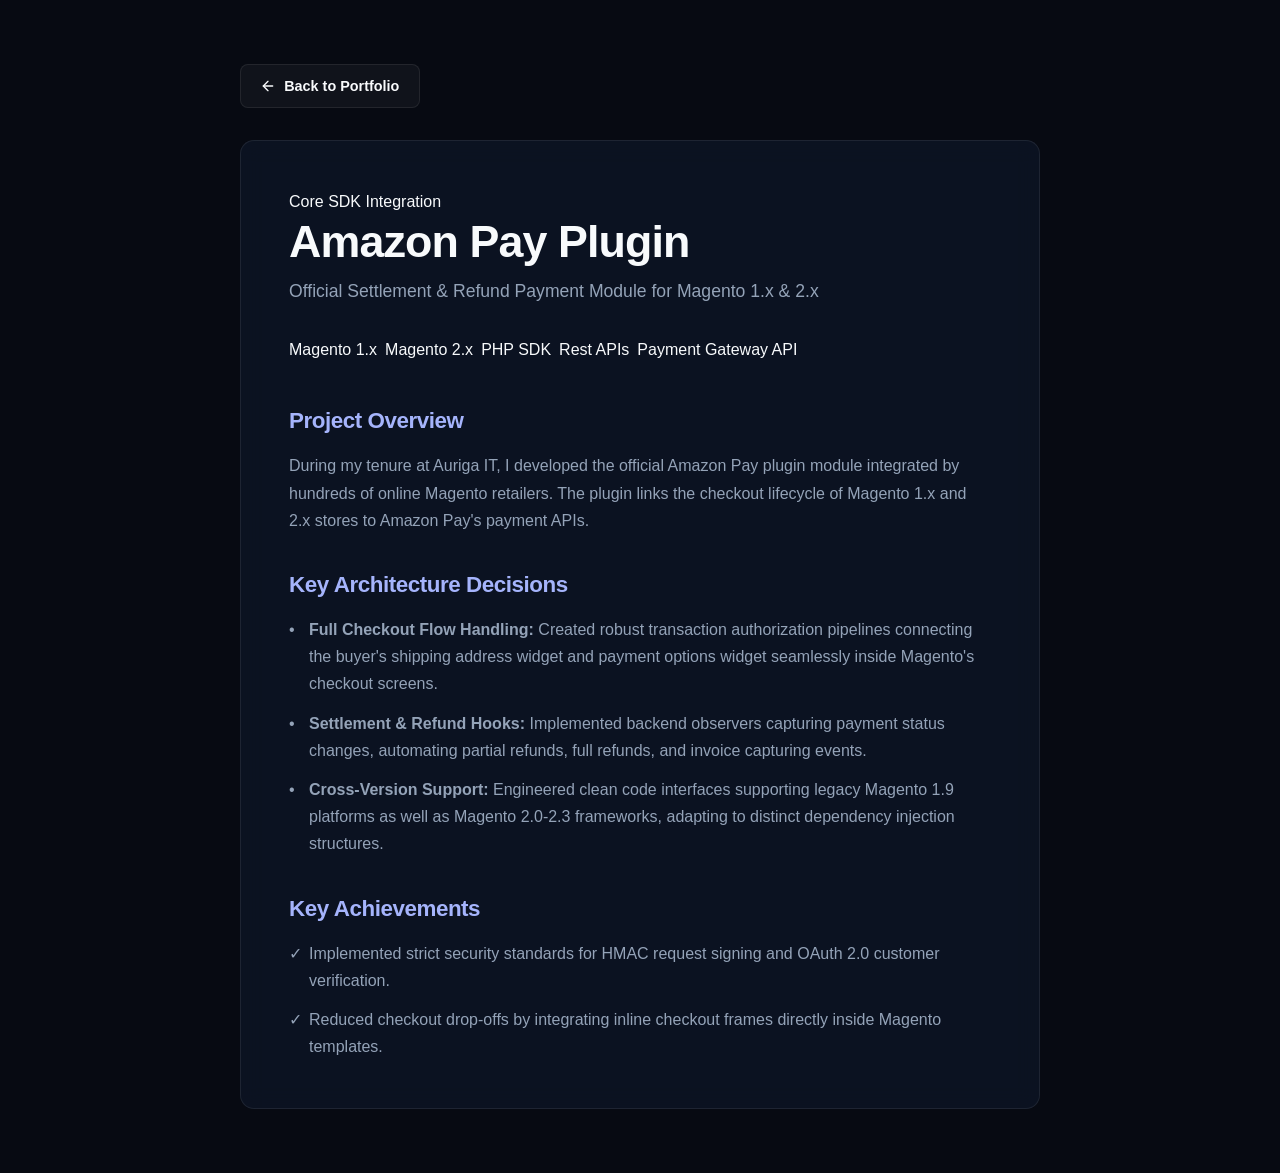
<file: projects/amazon-pay.html>
<!DOCTYPE html>
<html lang="en">
<head>
  <meta charset="UTF-8">
  <meta name="viewport" content="width=device-width, initial-scale=1.0">
  <title>Amazon Pay Plugin Case Study | Prince Yadav</title>
  <link rel="stylesheet" href="../style.css">
</head>
<body style="min-height: 100vh; display: flex; flex-direction: column; justify-content: center; padding: 4rem 1rem;">
  
  <main style="max-width: 800px; margin: 0 auto; width: 100%;">
    <a href="../index.html#projects" class="btn btn-secondary" style="margin-bottom: 2rem; display: inline-flex; align-items: center; gap: 0.5rem; padding: 0.6rem 1.2rem; font-size: 0.9rem;">
      <svg xmlns="http://www.w3.org/2000/svg" width="16" height="16" viewBox="0 0 24 24" fill="none" stroke="currentColor" stroke-width="2" stroke-linecap="round" stroke-linejoin="round" class="lucide lucide-arrow-left"><line x1="19" x2="5" y1="12" y2="12"/><polyline points="12 19 5 12 12 5"/></svg> Back to Portfolio
    </a>

    <article class="card" style="padding: 3rem;">
      <span class="badge" style="margin-bottom: 1rem;">Core SDK Integration</span>
      <h1 style="font-family: var(--font-heading); font-size: 2.8rem; line-height: 1.2; margin-bottom: 0.5rem;">Amazon Pay Plugin</h1>
      <p style="color: var(--text-secondary); font-size: 1.1rem; margin-bottom: 2rem;">Official Settlement & Refund Payment Module for Magento 1.x & 2.x</p>
      
      <div style="display: flex; flex-wrap: wrap; gap: 0.5rem; margin-bottom: 2.5rem;">
        <span class="skill-tag">Magento 1.x</span>
        <span class="skill-tag">Magento 2.x</span>
        <span class="skill-tag">PHP SDK</span>
        <span class="skill-tag">Rest APIs</span>
        <span class="skill-tag">Payment Gateway API</span>
      </div>

      <div style="display: flex; flex-direction: column; gap: 2rem; color: var(--text-primary); line-height: 1.7;">
        <div>
          <h3 style="font-family: var(--font-heading); font-size: 1.4rem; color: #a5b4fc; margin-bottom: 0.75rem;">Project Overview</h3>
          <p style="color: var(--text-secondary);">
            During my tenure at Auriga IT, I developed the official Amazon Pay plugin module integrated by hundreds of online Magento retailers. The plugin links the checkout lifecycle of Magento 1.x and 2.x stores to Amazon Pay's payment APIs.
          </p>
        </div>

        <div>
          <h3 style="font-family: var(--font-heading); font-size: 1.4rem; color: #a5b4fc; margin-bottom: 0.75rem;">Key Architecture Decisions</h3>
          <ul style="list-style-type: none; padding-left: 0; color: var(--text-secondary); display: flex; flex-direction: column; gap: 0.75rem;">
            <li style="position: relative; padding-left: 1.25rem;">
              <span style="position: absolute; left: 0; color: var(--accent-color);">•</span>
              <strong>Full Checkout Flow Handling:</strong> Created robust transaction authorization pipelines connecting the buyer's shipping address widget and payment options widget seamlessly inside Magento's checkout screens.
            </li>
            <li style="position: relative; padding-left: 1.25rem;">
              <span style="position: absolute; left: 0; color: var(--accent-color);">•</span>
              <strong>Settlement & Refund Hooks:</strong> Implemented backend observers capturing payment status changes, automating partial refunds, full refunds, and invoice capturing events.
            </li>
            <li style="position: relative; padding-left: 1.25rem;">
              <span style="position: absolute; left: 0; color: var(--accent-color);">•</span>
              <strong>Cross-Version Support:</strong> Engineered clean code interfaces supporting legacy Magento 1.9 platforms as well as Magento 2.0-2.3 frameworks, adapting to distinct dependency injection structures.
            </li>
          </ul>
        </div>

        <div>
          <h3 style="font-family: var(--font-heading); font-size: 1.4rem; color: #a5b4fc; margin-bottom: 0.75rem;">Key Achievements</h3>
          <ul style="list-style-type: none; padding-left: 0; color: var(--text-secondary); display: flex; flex-direction: column; gap: 0.75rem;">
            <li style="position: relative; padding-left: 1.25rem;">
              <span style="position: absolute; left: 0; color: var(--success-color);">✓</span>
              Implemented strict security standards for HMAC request signing and OAuth 2.0 customer verification.
            </li>
            <li style="position: relative; padding-left: 1.25rem;">
              <span style="position: absolute; left: 0; color: var(--success-color);">✓</span>
              Reduced checkout drop-offs by integrating inline checkout frames directly inside Magento templates.
            </li>
          </ul>
        </div>
      </div>
    </article>
  </main>

</body>
</html>
</file>
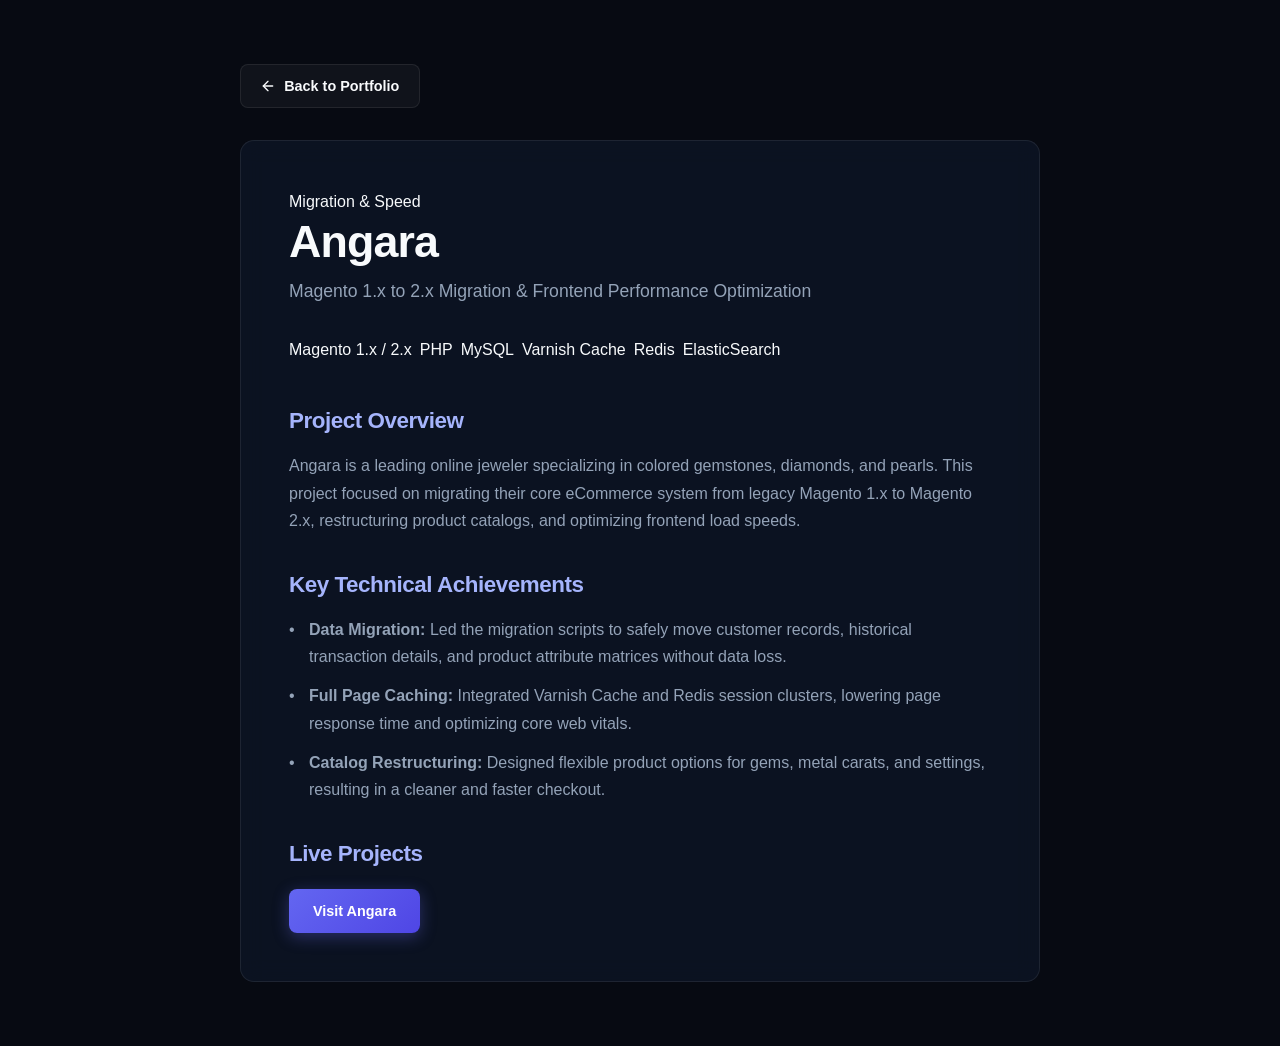
<file: projects/angara.html>
<!DOCTYPE html>
<html lang="en">
<head>
  <meta charset="UTF-8">
  <meta name="viewport" content="width=device-width, initial-scale=1.0">
  <title>Angara Case Study | Prince Yadav</title>
  <link rel="stylesheet" href="../style.css">
</head>
<body style="min-height: 100vh; display: flex; flex-direction: column; justify-content: center; padding: 4rem 1rem;">
  
  <main style="max-width: 800px; margin: 0 auto; width: 100%;">
    <a href="../index.html#projects" class="btn btn-secondary" style="margin-bottom: 2rem; display: inline-flex; align-items: center; gap: 0.5rem; padding: 0.6rem 1.2rem; font-size: 0.9rem;">
      <svg xmlns="http://www.w3.org/2000/svg" width="16" height="16" viewBox="0 0 24 24" fill="none" stroke="currentColor" stroke-width="2" stroke-linecap="round" stroke-linejoin="round" class="lucide lucide-arrow-left"><line x1="19" x2="5" y1="12" y2="12"/><polyline points="12 19 5 12 12 5"/></svg> Back to Portfolio
    </a>

    <article class="card" style="padding: 3rem;">
      <span class="badge" style="margin-bottom: 1rem;">Migration & Speed</span>
      <h1 style="font-family: var(--font-heading); font-size: 2.8rem; line-height: 1.2; margin-bottom: 0.5rem;">Angara</h1>
      <p style="color: var(--text-secondary); font-size: 1.1rem; margin-bottom: 2rem;">Magento 1.x to 2.x Migration & Frontend Performance Optimization</p>
      
      <div style="display: flex; flex-wrap: wrap; gap: 0.5rem; margin-bottom: 2.5rem;">
        <span class="skill-tag">Magento 1.x / 2.x</span>
        <span class="skill-tag">PHP</span>
        <span class="skill-tag">MySQL</span>
        <span class="skill-tag">Varnish Cache</span>
        <span class="skill-tag">Redis</span>
        <span class="skill-tag">ElasticSearch</span>
      </div>

      <div style="display: flex; flex-direction: column; gap: 2rem; color: var(--text-primary); line-height: 1.7;">
        <div>
          <h3 style="font-family: var(--font-heading); font-size: 1.4rem; color: #a5b4fc; margin-bottom: 0.75rem;">Project Overview</h3>
          <p style="color: var(--text-secondary);">
            Angara is a leading online jeweler specializing in colored gemstones, diamonds, and pearls. This project focused on migrating their core eCommerce system from legacy Magento 1.x to Magento 2.x, restructuring product catalogs, and optimizing frontend load speeds.
          </p>
        </div>

        <div>
          <h3 style="font-family: var(--font-heading); font-size: 1.4rem; color: #a5b4fc; margin-bottom: 0.75rem;">Key Technical Achievements</h3>
          <ul style="list-style-type: none; padding-left: 0; color: var(--text-secondary); display: flex; flex-direction: column; gap: 0.75rem;">
            <li style="position: relative; padding-left: 1.25rem;">
              <span style="position: absolute; left: 0; color: var(--accent-color);">•</span>
              <strong>Data Migration:</strong> Led the migration scripts to safely move customer records, historical transaction details, and product attribute matrices without data loss.
            </li>
            <li style="position: relative; padding-left: 1.25rem;">
              <span style="position: absolute; left: 0; color: var(--accent-color);">•</span>
              <strong>Full Page Caching:</strong> Integrated Varnish Cache and Redis session clusters, lowering page response time and optimizing core web vitals.
            </li>
            <li style="position: relative; padding-left: 1.25rem;">
              <span style="position: absolute; left: 0; color: var(--accent-color);">•</span>
              <strong>Catalog Restructuring:</strong> Designed flexible product options for gems, metal carats, and settings, resulting in a cleaner and faster checkout.
            </li>
          </ul>
        </div>

        <div>
          <h3 style="font-family: var(--font-heading); font-size: 1.4rem; color: #a5b4fc; margin-bottom: 0.75rem;">Live Projects</h3>
          <div style="display: flex; gap: 1rem; margin-top: 1rem;">
            <a href="https://www.angara.com" target="_blank" class="btn btn-primary" style="padding: 0.6rem 1.5rem; font-size: 0.9rem;">Visit Angara</a>
          </div>
        </div>
      </div>
    </article>
  </main>

</body>
</html>
</file>
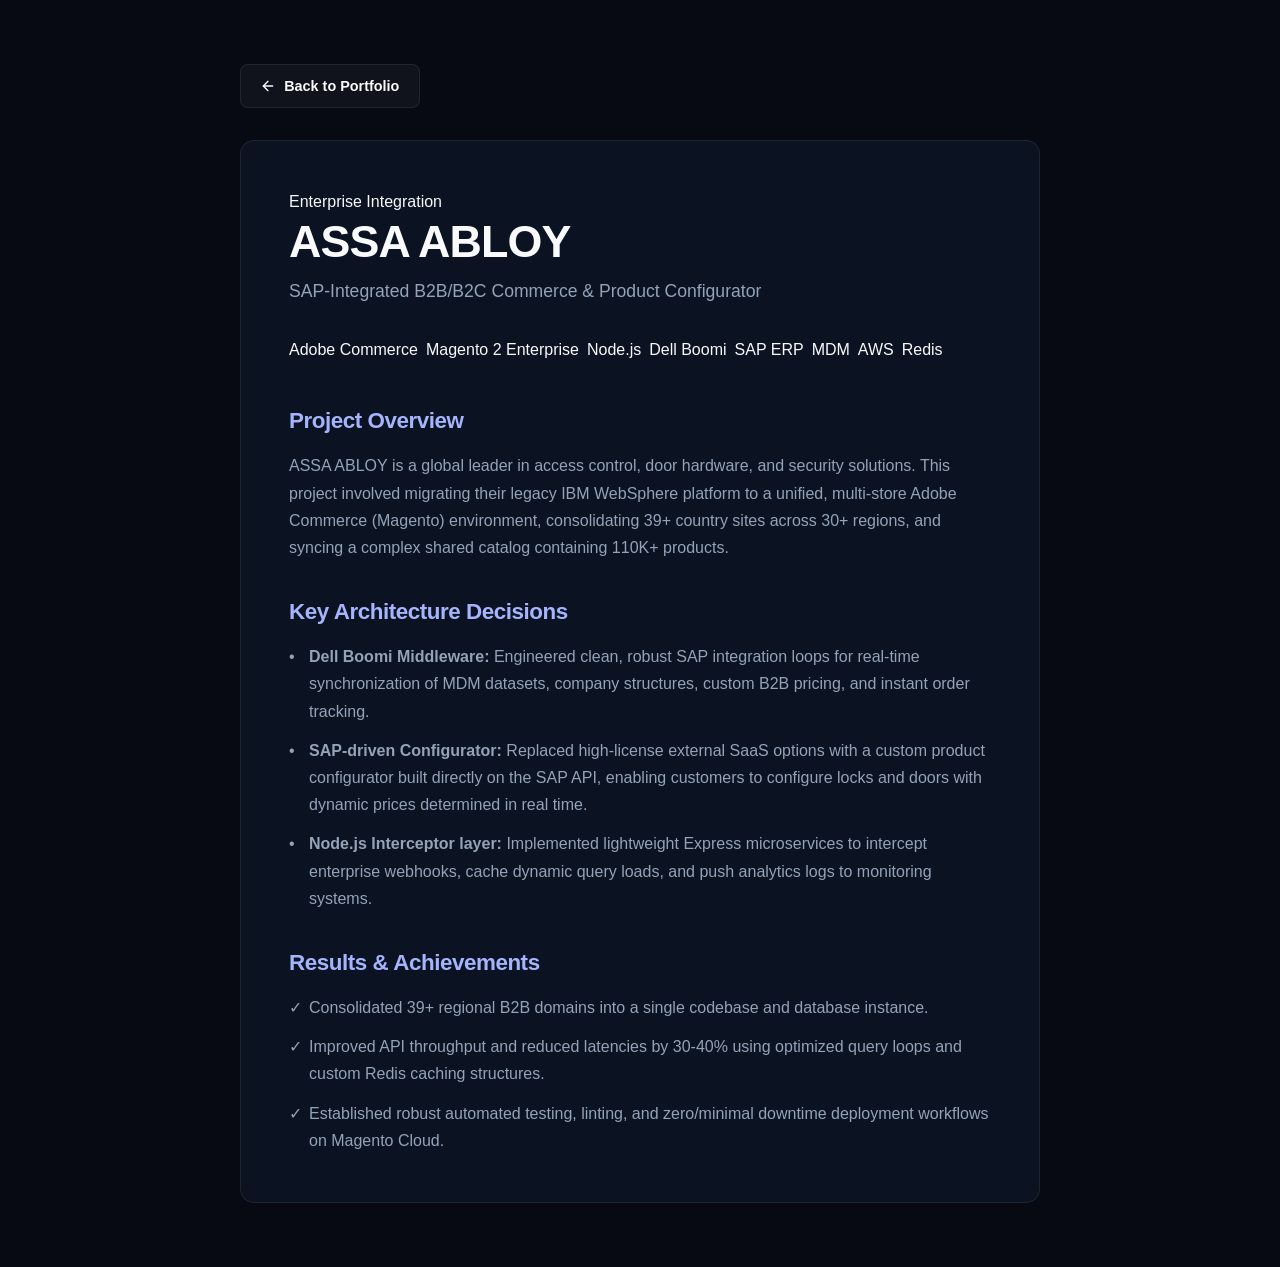
<file: projects/assa-abloy.html>
<!DOCTYPE html>
<html lang="en">
<head>
  <meta charset="UTF-8">
  <meta name="viewport" content="width=device-width, initial-scale=1.0">
  <title>ASSA ABLOY eCommerce Case Study | Prince Yadav</title>
  <link rel="stylesheet" href="../style.css">
</head>
<body style="min-height: 100vh; display: flex; flex-direction: column; justify-content: center; padding: 4rem 1rem;">
  
  <main style="max-width: 800px; margin: 0 auto; width: 100%;">
    <a href="../index.html#projects" class="btn btn-secondary" style="margin-bottom: 2rem; display: inline-flex; align-items: center; gap: 0.5rem; padding: 0.6rem 1.2rem; font-size: 0.9rem;">
      <svg xmlns="http://www.w3.org/2000/svg" width="16" height="16" viewBox="0 0 24 24" fill="none" stroke="currentColor" stroke-width="2" stroke-linecap="round" stroke-linejoin="round" class="lucide lucide-arrow-left"><line x1="19" x2="5" y1="12" y2="12"/><polyline points="12 19 5 12 12 5"/></svg> Back to Portfolio
    </a>

    <article class="card" style="padding: 3rem;">
      <span class="badge" style="margin-bottom: 1rem;">Enterprise Integration</span>
      <h1 style="font-family: var(--font-heading); font-size: 2.8rem; line-height: 1.2; margin-bottom: 0.5rem;">ASSA ABLOY</h1>
      <p style="color: var(--text-secondary); font-size: 1.1rem; margin-bottom: 2rem;">SAP-Integrated B2B/B2C Commerce & Product Configurator</p>
      
      <div style="display: flex; flex-wrap: wrap; gap: 0.5rem; margin-bottom: 2.5rem;">
        <span class="skill-tag">Adobe Commerce</span>
        <span class="skill-tag">Magento 2 Enterprise</span>
        <span class="skill-tag">Node.js</span>
        <span class="skill-tag">Dell Boomi</span>
        <span class="skill-tag">SAP ERP</span>
        <span class="skill-tag">MDM</span>
        <span class="skill-tag">AWS</span>
        <span class="skill-tag">Redis</span>
      </div>

      <div style="display: flex; flex-direction: column; gap: 2rem; color: var(--text-primary); line-height: 1.7;">
        <div>
          <h3 style="font-family: var(--font-heading); font-size: 1.4rem; color: #a5b4fc; margin-bottom: 0.75rem;">Project Overview</h3>
          <p style="color: var(--text-secondary);">
            ASSA ABLOY is a global leader in access control, door hardware, and security solutions. This project involved migrating their legacy IBM WebSphere platform to a unified, multi-store Adobe Commerce (Magento) environment, consolidating 39+ country sites across 30+ regions, and syncing a complex shared catalog containing 110K+ products.
          </p>
        </div>

        <div>
          <h3 style="font-family: var(--font-heading); font-size: 1.4rem; color: #a5b4fc; margin-bottom: 0.75rem;">Key Architecture Decisions</h3>
          <ul style="list-style-type: none; padding-left: 0; color: var(--text-secondary); display: flex; flex-direction: column; gap: 0.75rem;">
            <li style="position: relative; padding-left: 1.25rem;">
              <span style="position: absolute; left: 0; color: var(--accent-color);">•</span>
              <strong>Dell Boomi Middleware:</strong> Engineered clean, robust SAP integration loops for real-time synchronization of MDM datasets, company structures, custom B2B pricing, and instant order tracking.
            </li>
            <li style="position: relative; padding-left: 1.25rem;">
              <span style="position: absolute; left: 0; color: var(--accent-color);">•</span>
              <strong>SAP-driven Configurator:</strong> Replaced high-license external SaaS options with a custom product configurator built directly on the SAP API, enabling customers to configure locks and doors with dynamic prices determined in real time.
            </li>
            <li style="position: relative; padding-left: 1.25rem;">
              <span style="position: absolute; left: 0; color: var(--accent-color);">•</span>
              <strong>Node.js Interceptor layer:</strong> Implemented lightweight Express microservices to intercept enterprise webhooks, cache dynamic query loads, and push analytics logs to monitoring systems.
            </li>
          </ul>
        </div>

        <div>
          <h3 style="font-family: var(--font-heading); font-size: 1.4rem; color: #a5b4fc; margin-bottom: 0.75rem;">Results & Achievements</h3>
          <ul style="list-style-type: none; padding-left: 0; color: var(--text-secondary); display: flex; flex-direction: column; gap: 0.75rem;">
            <li style="position: relative; padding-left: 1.25rem;">
              <span style="position: absolute; left: 0; color: var(--success-color);">✓</span>
              Consolidated 39+ regional B2B domains into a single codebase and database instance.
            </li>
            <li style="position: relative; padding-left: 1.25rem;">
              <span style="position: absolute; left: 0; color: var(--success-color);">✓</span>
              Improved API throughput and reduced latencies by 30-40% using optimized query loops and custom Redis caching structures.
            </li>
            <li style="position: relative; padding-left: 1.25rem;">
              <span style="position: absolute; left: 0; color: var(--success-color);">✓</span>
              Established robust automated testing, linting, and zero/minimal downtime deployment workflows on Magento Cloud.
            </li>
          </ul>
        </div>
      </div>
    </article>
  </main>

</body>
</html>
</file>
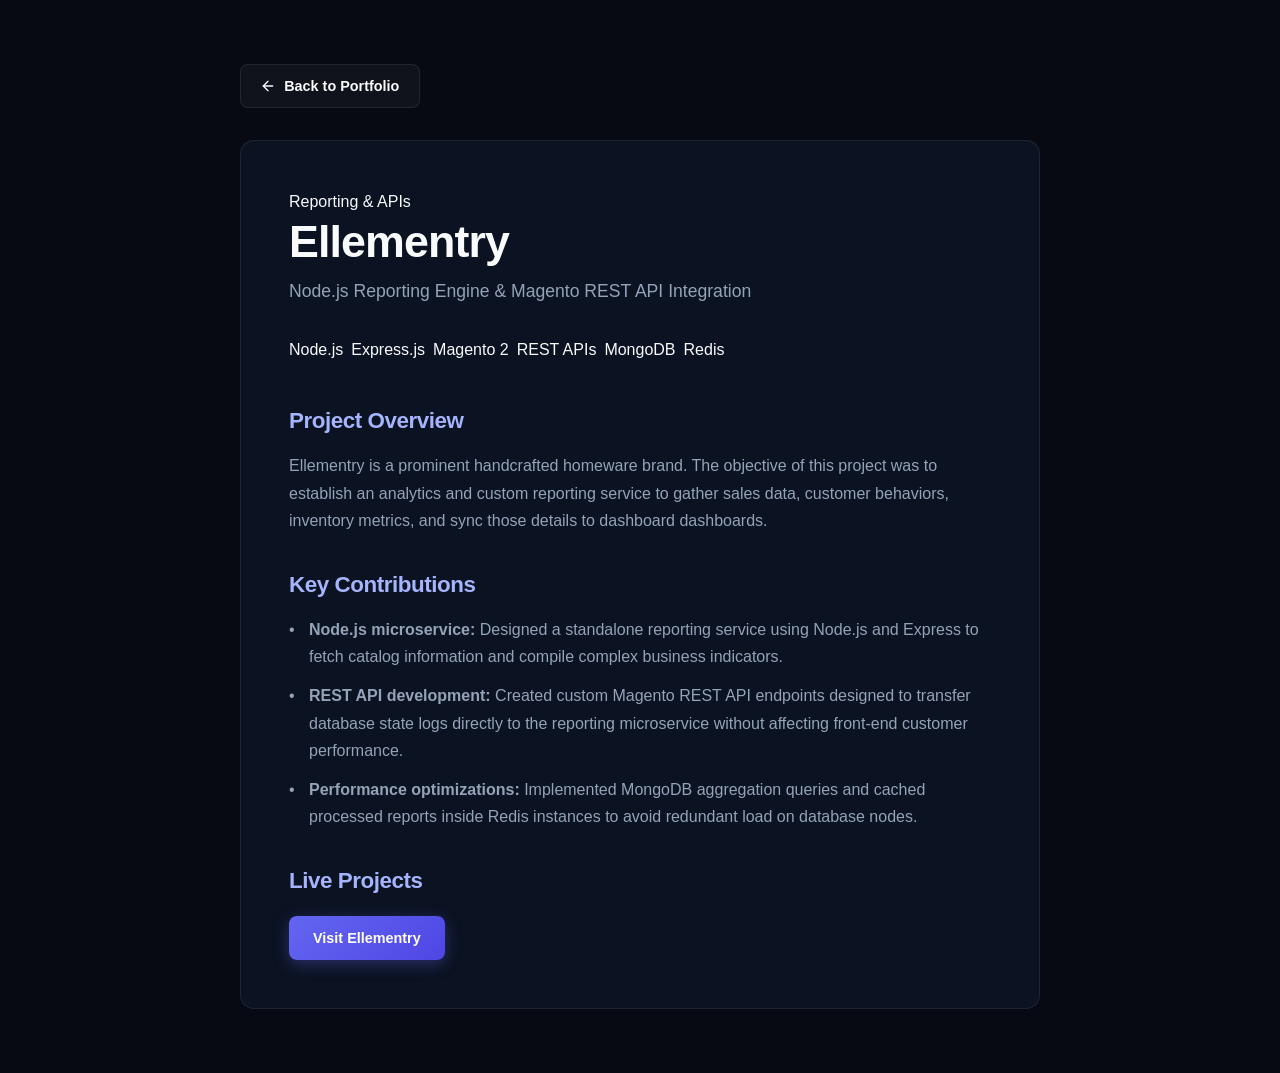
<file: projects/ellementry.html>
<!DOCTYPE html>
<html lang="en">
<head>
  <meta charset="UTF-8">
  <meta name="viewport" content="width=device-width, initial-scale=1.0">
  <title>Ellementry Case Study | Prince Yadav</title>
  <link rel="stylesheet" href="../style.css">
</head>
<body style="min-height: 100vh; display: flex; flex-direction: column; justify-content: center; padding: 4rem 1rem;">
  
  <main style="max-width: 800px; margin: 0 auto; width: 100%;">
    <a href="../index.html#projects" class="btn btn-secondary" style="margin-bottom: 2rem; display: inline-flex; align-items: center; gap: 0.5rem; padding: 0.6rem 1.2rem; font-size: 0.9rem;">
      <svg xmlns="http://www.w3.org/2000/svg" width="16" height="16" viewBox="0 0 24 24" fill="none" stroke="currentColor" stroke-width="2" stroke-linecap="round" stroke-linejoin="round" class="lucide lucide-arrow-left"><line x1="19" x2="5" y1="12" y2="12"/><polyline points="12 19 5 12 12 5"/></svg> Back to Portfolio
    </a>

    <article class="card" style="padding: 3rem;">
      <span class="badge" style="margin-bottom: 1rem;">Reporting & APIs</span>
      <h1 style="font-family: var(--font-heading); font-size: 2.8rem; line-height: 1.2; margin-bottom: 0.5rem;">Ellementry</h1>
      <p style="color: var(--text-secondary); font-size: 1.1rem; margin-bottom: 2rem;">Node.js Reporting Engine & Magento REST API Integration</p>
      
      <div style="display: flex; flex-wrap: wrap; gap: 0.5rem; margin-bottom: 2.5rem;">
        <span class="skill-tag">Node.js</span>
        <span class="skill-tag">Express.js</span>
        <span class="skill-tag">Magento 2</span>
        <span class="skill-tag">REST APIs</span>
        <span class="skill-tag">MongoDB</span>
        <span class="skill-tag">Redis</span>
      </div>

      <div style="display: flex; flex-direction: column; gap: 2rem; color: var(--text-primary); line-height: 1.7;">
        <div>
          <h3 style="font-family: var(--font-heading); font-size: 1.4rem; color: #a5b4fc; margin-bottom: 0.75rem;">Project Overview</h3>
          <p style="color: var(--text-secondary);">
            Ellementry is a prominent handcrafted homeware brand. The objective of this project was to establish an analytics and custom reporting service to gather sales data, customer behaviors, inventory metrics, and sync those details to dashboard dashboards.
          </p>
        </div>

        <div>
          <h3 style="font-family: var(--font-heading); font-size: 1.4rem; color: #a5b4fc; margin-bottom: 0.75rem;">Key Contributions</h3>
          <ul style="list-style-type: none; padding-left: 0; color: var(--text-secondary); display: flex; flex-direction: column; gap: 0.75rem;">
            <li style="position: relative; padding-left: 1.25rem;">
              <span style="position: absolute; left: 0; color: var(--accent-color);">•</span>
              <strong>Node.js microservice:</strong> Designed a standalone reporting service using Node.js and Express to fetch catalog information and compile complex business indicators.
            </li>
            <li style="position: relative; padding-left: 1.25rem;">
              <span style="position: absolute; left: 0; color: var(--accent-color);">•</span>
              <strong>REST API development:</strong> Created custom Magento REST API endpoints designed to transfer database state logs directly to the reporting microservice without affecting front-end customer performance.
            </li>
            <li style="position: relative; padding-left: 1.25rem;">
              <span style="position: absolute; left: 0; color: var(--accent-color);">•</span>
              <strong>Performance optimizations:</strong> Implemented MongoDB aggregation queries and cached processed reports inside Redis instances to avoid redundant load on database nodes.
            </li>
          </ul>
        </div>

        <div>
          <h3 style="font-family: var(--font-heading); font-size: 1.4rem; color: #a5b4fc; margin-bottom: 0.75rem;">Live Projects</h3>
          <div style="display: flex; gap: 1rem; margin-top: 1rem;">
            <a href="https://www.ellementry.com" target="_blank" class="btn btn-primary" style="padding: 0.6rem 1.5rem; font-size: 0.9rem;">Visit Ellementry</a>
          </div>
        </div>
      </div>
    </article>
  </main>

</body>
</html>
</file>
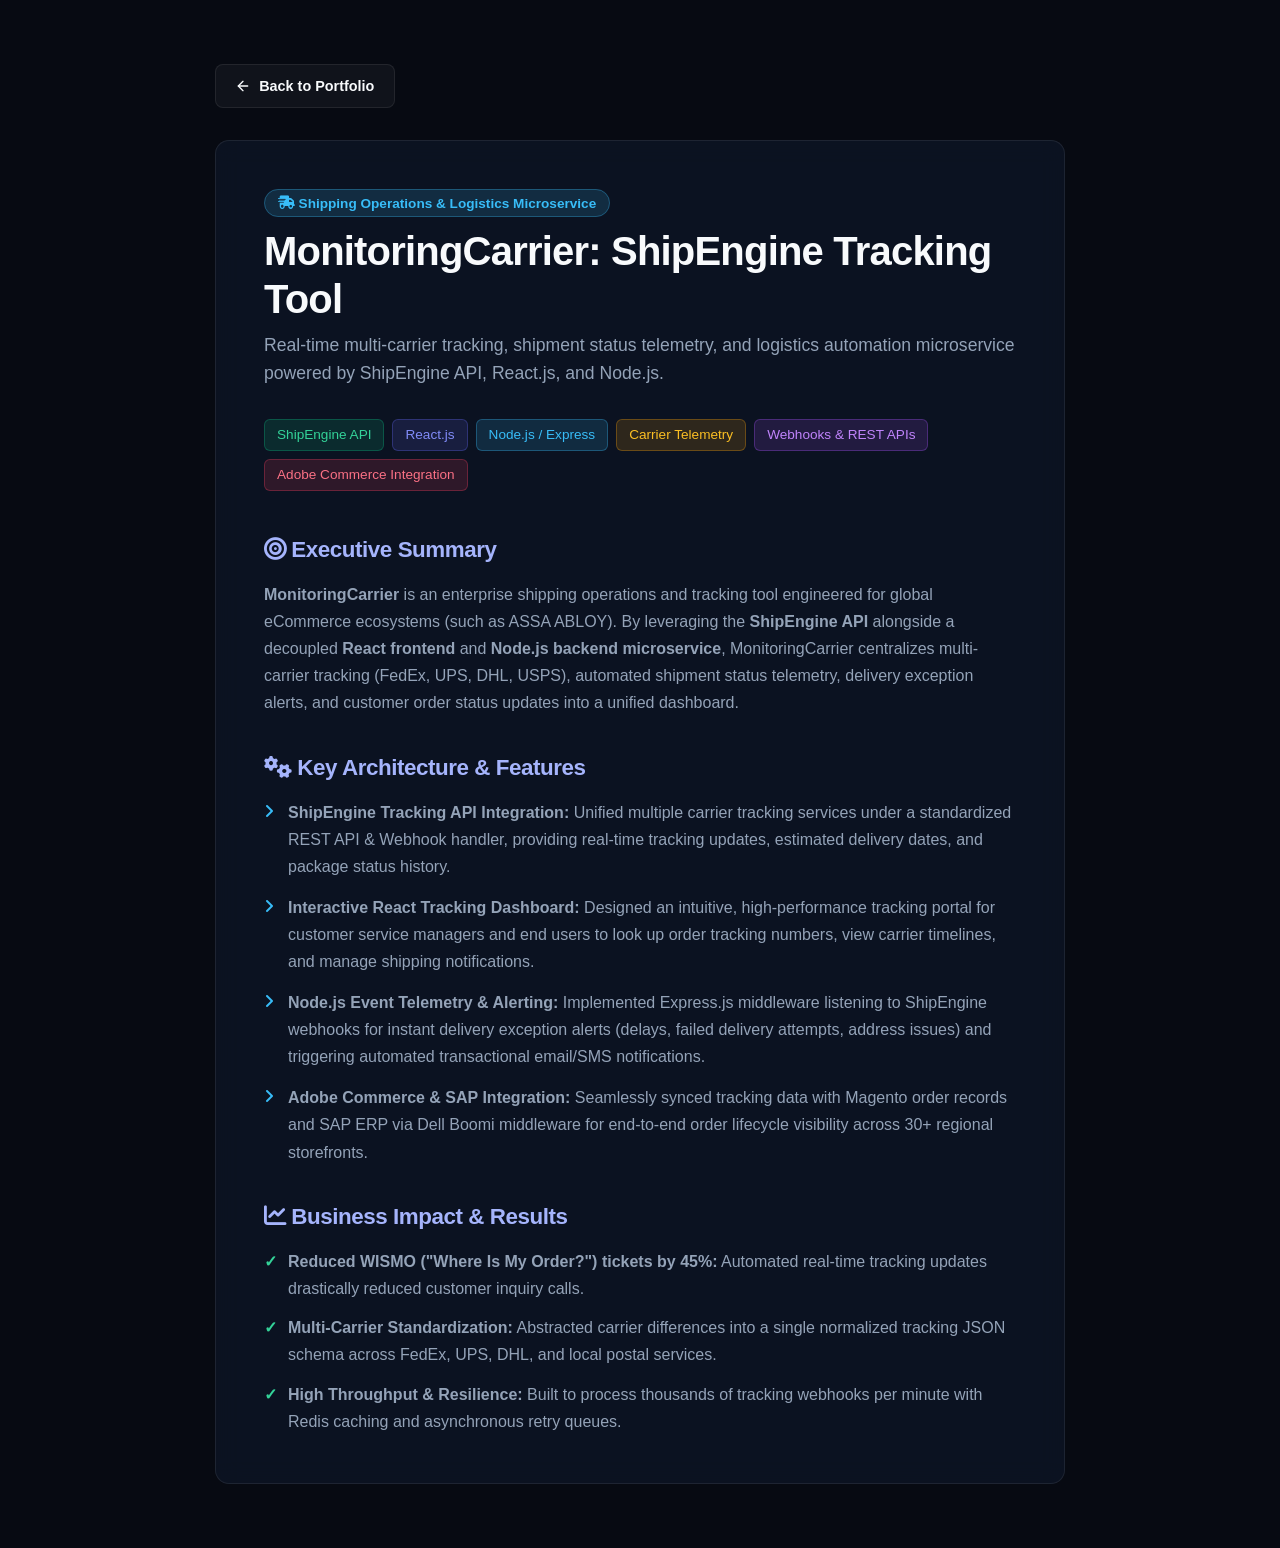
<file: projects/monitoring-carrier.html>
<!DOCTYPE html>
<html lang="en">
<head>
  <meta charset="UTF-8">
  <meta name="viewport" content="width=device-width, initial-scale=1.0">
  <title>MonitoringCarrier (ShipEngine Tracking Tool) Case Study | Prince Yadav</title>
  <link rel="stylesheet" href="../style.css">
  <link rel="stylesheet" href="https://cdnjs.cloudflare.com/ajax/libs/font-awesome/6.4.0/css/all.min.css" />
</head>
<body style="min-height: 100vh; display: flex; flex-direction: column; justify-content: center; padding: 4rem 1rem;">
  
  <main style="max-width: 850px; margin: 0 auto; width: 100%;">
    <a href="../index.html#projects" class="btn btn-secondary" style="margin-bottom: 2rem; display: inline-flex; align-items: center; gap: 0.5rem; padding: 0.6rem 1.2rem; font-size: 0.9rem;">
      <svg xmlns="http://www.w3.org/2000/svg" width="16" height="16" viewBox="0 0 24 24" fill="none" stroke="currentColor" stroke-width="2" stroke-linecap="round" stroke-linejoin="round"><line x1="19" x2="5" y1="12" y2="12"/><polyline points="12 19 5 12 12 5"/></svg> Back to Portfolio
    </a>

    <article class="card" style="padding: 3rem;">
      <span class="badge" style="margin-bottom: 1rem; background: rgba(56, 189, 248, 0.15); color: #38bdf8; border: 1px solid rgba(56, 189, 248, 0.3); padding: 0.35rem 0.8rem; border-radius: 20px; font-size: 0.85rem; font-weight: 600;">
        <i class="fas fa-truck-fast"></i> Shipping Operations & Logistics Microservice
      </span>
      
      <h1 style="font-family: var(--font-heading); font-size: 2.5rem; line-height: 1.2; margin-bottom: 0.5rem; margin-top: 0.75rem;">
        MonitoringCarrier: ShipEngine Tracking Tool
      </h1>
      <p style="color: var(--text-secondary); font-size: 1.1rem; margin-bottom: 2rem;">
        Real-time multi-carrier tracking, shipment status telemetry, and logistics automation microservice powered by ShipEngine API, React.js, and Node.js.
      </p>
      
      <div style="display: flex; flex-wrap: wrap; gap: 0.5rem; margin-bottom: 2.5rem;">
        <span class="skill-tag" style="background: rgba(16, 185, 129, 0.15); color: #34d399; border: 1px solid rgba(16, 185, 129, 0.3); padding: 0.25rem 0.75rem; border-radius: 6px; font-size: 0.85rem;">ShipEngine API</span>
        <span class="skill-tag" style="background: rgba(99, 102, 241, 0.15); color: #818cf8; border: 1px solid rgba(99, 102, 241, 0.3); padding: 0.25rem 0.75rem; border-radius: 6px; font-size: 0.85rem;">React.js</span>
        <span class="skill-tag" style="background: rgba(56, 189, 248, 0.15); color: #38bdf8; border: 1px solid rgba(56, 189, 248, 0.3); padding: 0.25rem 0.75rem; border-radius: 6px; font-size: 0.85rem;">Node.js / Express</span>
        <span class="skill-tag" style="background: rgba(245, 158, 11, 0.15); color: #fbbf24; border: 1px solid rgba(245, 158, 11, 0.3); padding: 0.25rem 0.75rem; border-radius: 6px; font-size: 0.85rem;">Carrier Telemetry</span>
        <span class="skill-tag" style="background: rgba(168, 85, 247, 0.15); color: #c084fc; border: 1px solid rgba(168, 85, 247, 0.3); padding: 0.25rem 0.75rem; border-radius: 6px; font-size: 0.85rem;">Webhooks & REST APIs</span>
        <span class="skill-tag" style="background: rgba(244, 63, 94, 0.15); color: #fb7185; border: 1px solid rgba(244, 63, 94, 0.3); padding: 0.25rem 0.75rem; border-radius: 6px; font-size: 0.85rem;">Adobe Commerce Integration</span>
      </div>

      <div style="display: flex; flex-direction: column; gap: 2rem; color: var(--text-primary); line-height: 1.7;">
        <div>
          <h3 style="font-family: var(--font-heading); font-size: 1.4rem; color: #a5b4fc; margin-bottom: 0.75rem;">
            <i class="fas fa-bullseye"></i> Executive Summary
          </h3>
          <p style="color: var(--text-secondary);">
            <strong>MonitoringCarrier</strong> is an enterprise shipping operations and tracking tool engineered for global eCommerce ecosystems (such as ASSA ABLOY). By leveraging the <strong>ShipEngine API</strong> alongside a decoupled <strong>React frontend</strong> and <strong>Node.js backend microservice</strong>, MonitoringCarrier centralizes multi-carrier tracking (FedEx, UPS, DHL, USPS), automated shipment status telemetry, delivery exception alerts, and customer order status updates into a unified dashboard.
          </p>
        </div>

        <div>
          <h3 style="font-family: var(--font-heading); font-size: 1.4rem; color: #a5b4fc; margin-bottom: 0.75rem;">
            <i class="fas fa-cogs"></i> Key Architecture & Features
          </h3>
          <ul style="list-style-type: none; padding-left: 0; color: var(--text-secondary); display: flex; flex-direction: column; gap: 0.85rem;">
            <li style="position: relative; padding-left: 1.5rem;">
              <i class="fas fa-angle-right" style="position: absolute; left: 0; top: 4px; color: #38bdf8;"></i>
              <strong>ShipEngine Tracking API Integration:</strong> Unified multiple carrier tracking services under a standardized REST API & Webhook handler, providing real-time tracking updates, estimated delivery dates, and package status history.
            </li>
            <li style="position: relative; padding-left: 1.5rem;">
              <i class="fas fa-angle-right" style="position: absolute; left: 0; top: 4px; color: #38bdf8;"></i>
              <strong>Interactive React Tracking Dashboard:</strong> Designed an intuitive, high-performance tracking portal for customer service managers and end users to look up order tracking numbers, view carrier timelines, and manage shipping notifications.
            </li>
            <li style="position: relative; padding-left: 1.5rem;">
              <i class="fas fa-angle-right" style="position: absolute; left: 0; top: 4px; color: #38bdf8;"></i>
              <strong>Node.js Event Telemetry & Alerting:</strong> Implemented Express.js middleware listening to ShipEngine webhooks for instant delivery exception alerts (delays, failed delivery attempts, address issues) and triggering automated transactional email/SMS notifications.
            </li>
            <li style="position: relative; padding-left: 1.5rem;">
              <i class="fas fa-angle-right" style="position: absolute; left: 0; top: 4px; color: #38bdf8;"></i>
              <strong>Adobe Commerce & SAP Integration:</strong> Seamlessly synced tracking data with Magento order records and SAP ERP via Dell Boomi middleware for end-to-end order lifecycle visibility across 30+ regional storefronts.
            </li>
          </ul>
        </div>

        <div>
          <h3 style="font-family: var(--font-heading); font-size: 1.4rem; color: #a5b4fc; margin-bottom: 0.75rem;">
            <i class="fas fa-chart-line"></i> Business Impact & Results
          </h3>
          <ul style="list-style-type: none; padding-left: 0; color: var(--text-secondary); display: flex; flex-direction: column; gap: 0.75rem;">
            <li style="position: relative; padding-left: 1.5rem;">
              <span style="position: absolute; left: 0; color: #34d399; font-weight: bold;">✓</span>
              <strong>Reduced WISMO ("Where Is My Order?") tickets by 45%:</strong> Automated real-time tracking updates drastically reduced customer inquiry calls.
            </li>
            <li style="position: relative; padding-left: 1.5rem;">
              <span style="position: absolute; left: 0; color: #34d399; font-weight: bold;">✓</span>
              <strong>Multi-Carrier Standardization:</strong> Abstracted carrier differences into a single normalized tracking JSON schema across FedEx, UPS, DHL, and local postal services.
            </li>
            <li style="position: relative; padding-left: 1.5rem;">
              <span style="position: absolute; left: 0; color: #34d399; font-weight: bold;">✓</span>
              <strong>High Throughput & Resilience:</strong> Built to process thousands of tracking webhooks per minute with Redis caching and asynchronous retry queues.
            </li>
          </ul>
        </div>
      </div>
    </article>
  </main>

</body>
</html>
</file>
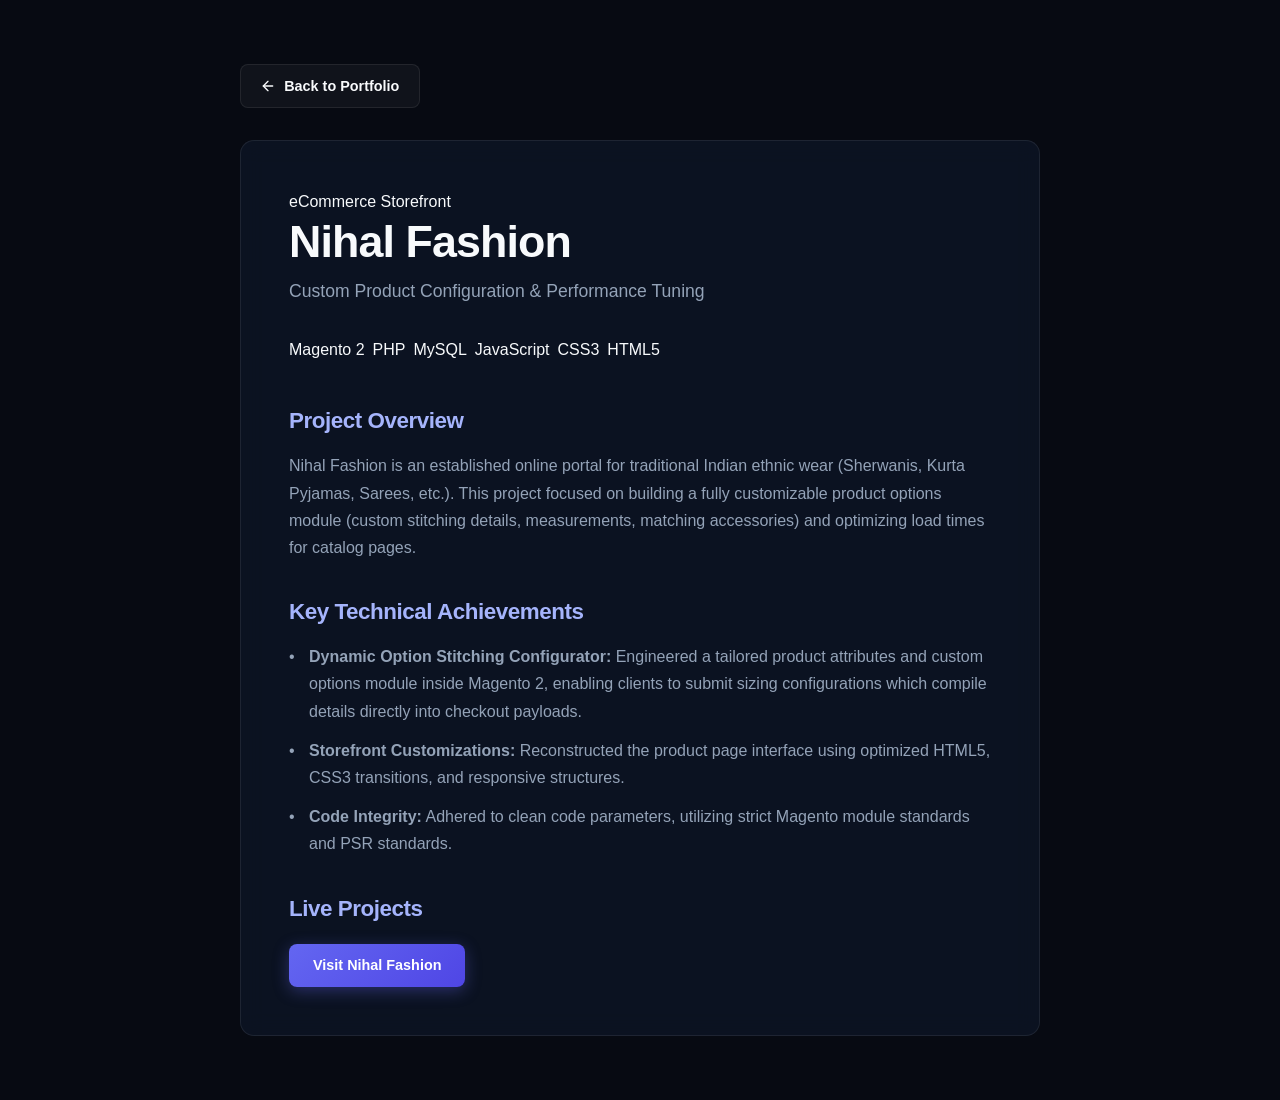
<file: projects/nihal-fashion.html>
<!DOCTYPE html>
<html lang="en">
<head>
  <meta charset="UTF-8">
  <meta name="viewport" content="width=device-width, initial-scale=1.0">
  <title>Nihal Fashion Case Study | Prince Yadav</title>
  <link rel="stylesheet" href="../style.css">
</head>
<body style="min-height: 100vh; display: flex; flex-direction: column; justify-content: center; padding: 4rem 1rem;">
  
  <main style="max-width: 800px; margin: 0 auto; width: 100%;">
    <a href="../index.html#projects" class="btn btn-secondary" style="margin-bottom: 2rem; display: inline-flex; align-items: center; gap: 0.5rem; padding: 0.6rem 1.2rem; font-size: 0.9rem;">
      <svg xmlns="http://www.w3.org/2000/svg" width="16" height="16" viewBox="0 0 24 24" fill="none" stroke="currentColor" stroke-width="2" stroke-linecap="round" stroke-linejoin="round" class="lucide lucide-arrow-left"><line x1="19" x2="5" y1="12" y2="12"/><polyline points="12 19 5 12 12 5"/></svg> Back to Portfolio
    </a>

    <article class="card" style="padding: 3rem;">
      <span class="badge" style="margin-bottom: 1rem;">eCommerce Storefront</span>
      <h1 style="font-family: var(--font-heading); font-size: 2.8rem; line-height: 1.2; margin-bottom: 0.5rem;">Nihal Fashion</h1>
      <p style="color: var(--text-secondary); font-size: 1.1rem; margin-bottom: 2rem;">Custom Product Configuration & Performance Tuning</p>
      
      <div style="display: flex; flex-wrap: wrap; gap: 0.5rem; margin-bottom: 2.5rem;">
        <span class="skill-tag">Magento 2</span>
        <span class="skill-tag">PHP</span>
        <span class="skill-tag">MySQL</span>
        <span class="skill-tag">JavaScript</span>
        <span class="skill-tag">CSS3</span>
        <span class="skill-tag">HTML5</span>
      </div>

      <div style="display: flex; flex-direction: column; gap: 2rem; color: var(--text-primary); line-height: 1.7;">
        <div>
          <h3 style="font-family: var(--font-heading); font-size: 1.4rem; color: #a5b4fc; margin-bottom: 0.75rem;">Project Overview</h3>
          <p style="color: var(--text-secondary);">
            Nihal Fashion is an established online portal for traditional Indian ethnic wear (Sherwanis, Kurta Pyjamas, Sarees, etc.). This project focused on building a fully customizable product options module (custom stitching details, measurements, matching accessories) and optimizing load times for catalog pages.
          </p>
        </div>

        <div>
          <h3 style="font-family: var(--font-heading); font-size: 1.4rem; color: #a5b4fc; margin-bottom: 0.75rem;">Key Technical Achievements</h3>
          <ul style="list-style-type: none; padding-left: 0; color: var(--text-secondary); display: flex; flex-direction: column; gap: 0.75rem;">
            <li style="position: relative; padding-left: 1.25rem;">
              <span style="position: absolute; left: 0; color: var(--accent-color);">•</span>
              <strong>Dynamic Option Stitching Configurator:</strong> Engineered a tailored product attributes and custom options module inside Magento 2, enabling clients to submit sizing configurations which compile details directly into checkout payloads.
            </li>
            <li style="position: relative; padding-left: 1.25rem;">
              <span style="position: absolute; left: 0; color: var(--accent-color);">•</span>
              <strong>Storefront Customizations:</strong> Reconstructed the product page interface using optimized HTML5, CSS3 transitions, and responsive structures.
            </li>
            <li style="position: relative; padding-left: 1.25rem;">
              <span style="position: absolute; left: 0; color: var(--accent-color);">•</span>
              <strong>Code Integrity:</strong> Adhered to clean code parameters, utilizing strict Magento module standards and PSR standards.
            </li>
          </ul>
        </div>

        <div>
          <h3 style="font-family: var(--font-heading); font-size: 1.4rem; color: #a5b4fc; margin-bottom: 0.75rem;">Live Projects</h3>
          <div style="display: flex; gap: 1rem; margin-top: 1rem;">
            <a href="https://www.nihalfashion.com" target="_blank" class="btn btn-primary" style="padding: 0.6rem 1.5rem; font-size: 0.9rem;">Visit Nihal Fashion</a>
          </div>
        </div>
      </div>
    </article>
  </main>

</body>
</html>
</file>
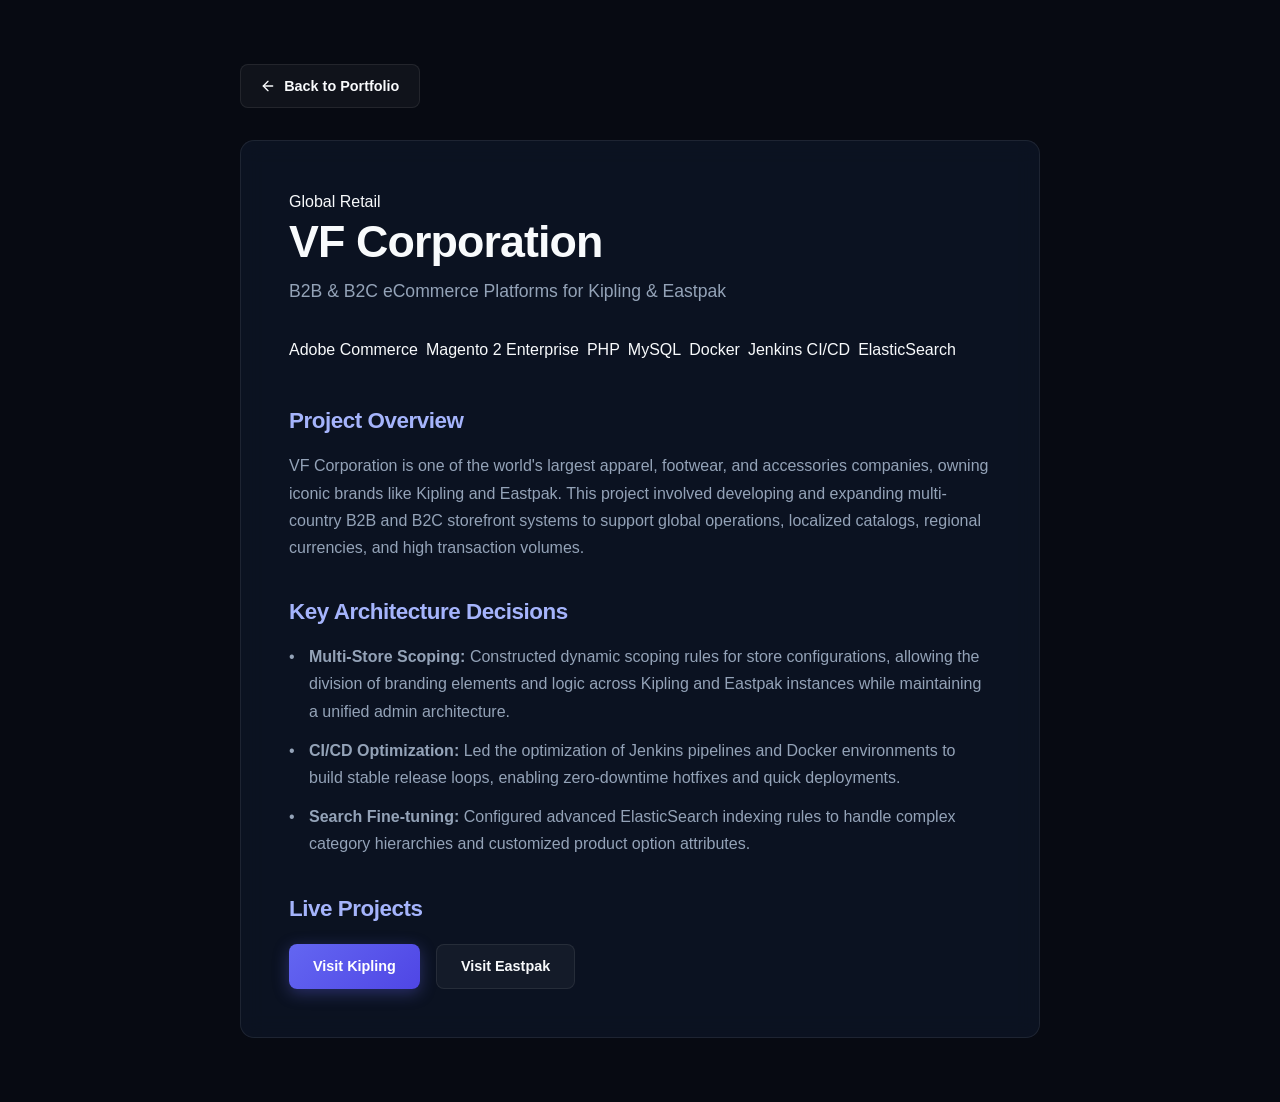
<file: projects/vf-corp.html>
<!DOCTYPE html>
<html lang="en">
<head>
  <meta charset="UTF-8">
  <meta name="viewport" content="width=device-width, initial-scale=1.0">
  <title>VF Corporation Case Study | Prince Yadav</title>
  <link rel="stylesheet" href="../style.css">
</head>
<body style="min-height: 100vh; display: flex; flex-direction: column; justify-content: center; padding: 4rem 1rem;">
  
  <main style="max-width: 800px; margin: 0 auto; width: 100%;">
    <a href="../index.html#projects" class="btn btn-secondary" style="margin-bottom: 2rem; display: inline-flex; align-items: center; gap: 0.5rem; padding: 0.6rem 1.2rem; font-size: 0.9rem;">
      <svg xmlns="http://www.w3.org/2000/svg" width="16" height="16" viewBox="0 0 24 24" fill="none" stroke="currentColor" stroke-width="2" stroke-linecap="round" stroke-linejoin="round" class="lucide lucide-arrow-left"><line x1="19" x2="5" y1="12" y2="12"/><polyline points="12 19 5 12 12 5"/></svg> Back to Portfolio
    </a>

    <article class="card" style="padding: 3rem;">
      <span class="badge" style="margin-bottom: 1rem;">Global Retail</span>
      <h1 style="font-family: var(--font-heading); font-size: 2.8rem; line-height: 1.2; margin-bottom: 0.5rem;">VF Corporation</h1>
      <p style="color: var(--text-secondary); font-size: 1.1rem; margin-bottom: 2rem;">B2B & B2C eCommerce Platforms for Kipling & Eastpak</p>
      
      <div style="display: flex; flex-wrap: wrap; gap: 0.5rem; margin-bottom: 2.5rem;">
        <span class="skill-tag">Adobe Commerce</span>
        <span class="skill-tag">Magento 2 Enterprise</span>
        <span class="skill-tag">PHP</span>
        <span class="skill-tag">MySQL</span>
        <span class="skill-tag">Docker</span>
        <span class="skill-tag">Jenkins CI/CD</span>
        <span class="skill-tag">ElasticSearch</span>
      </div>

      <div style="display: flex; flex-direction: column; gap: 2rem; color: var(--text-primary); line-height: 1.7;">
        <div>
          <h3 style="font-family: var(--font-heading); font-size: 1.4rem; color: #a5b4fc; margin-bottom: 0.75rem;">Project Overview</h3>
          <p style="color: var(--text-secondary);">
            VF Corporation is one of the world's largest apparel, footwear, and accessories companies, owning iconic brands like Kipling and Eastpak. This project involved developing and expanding multi-country B2B and B2C storefront systems to support global operations, localized catalogs, regional currencies, and high transaction volumes.
          </p>
        </div>

        <div>
          <h3 style="font-family: var(--font-heading); font-size: 1.4rem; color: #a5b4fc; margin-bottom: 0.75rem;">Key Architecture Decisions</h3>
          <ul style="list-style-type: none; padding-left: 0; color: var(--text-secondary); display: flex; flex-direction: column; gap: 0.75rem;">
            <li style="position: relative; padding-left: 1.25rem;">
              <span style="position: absolute; left: 0; color: var(--accent-color);">•</span>
              <strong>Multi-Store Scoping:</strong> Constructed dynamic scoping rules for store configurations, allowing the division of branding elements and logic across Kipling and Eastpak instances while maintaining a unified admin architecture.
            </li>
            <li style="position: relative; padding-left: 1.25rem;">
              <span style="position: absolute; left: 0; color: var(--accent-color);">•</span>
              <strong>CI/CD Optimization:</strong> Led the optimization of Jenkins pipelines and Docker environments to build stable release loops, enabling zero-downtime hotfixes and quick deployments.
            </li>
            <li style="position: relative; padding-left: 1.25rem;">
              <span style="position: absolute; left: 0; color: var(--accent-color);">•</span>
              <strong>Search Fine-tuning:</strong> Configured advanced ElasticSearch indexing rules to handle complex category hierarchies and customized product option attributes.
            </li>
          </ul>
        </div>

        <div>
          <h3 style="font-family: var(--font-heading); font-size: 1.4rem; color: #a5b4fc; margin-bottom: 0.75rem;">Live Projects</h3>
          <div style="display: flex; gap: 1rem; margin-top: 1rem;">
            <a href="https://www.kipling.com" target="_blank" class="btn btn-primary" style="padding: 0.6rem 1.5rem; font-size: 0.9rem;">Visit Kipling</a>
            <a href="https://www.eastpak.com" target="_blank" class="btn btn-secondary" style="padding: 0.6rem 1.5rem; font-size: 0.9rem;">Visit Eastpak</a>
          </div>
        </div>
      </div>
    </article>
  </main>

</body>
</html>
</file>
<file: style.css>
/* ==========================================================================
   PRINCE YADAV - PORTFOLIO DESIGN SYSTEM & CSS STYLESHEET
   Cyber-Glassmorphism, Vibrant Dark Palette, Terminal Branding & Fluid Motion
   ========================================================================== */

:root {
  /* Color Palette Tokens */
  --bg-color: #070a12;
  --bg-secondary: #0b0f19;
  --card-bg: rgba(15, 23, 42, 0.65);
  --card-border: rgba(255, 255, 255, 0.08);
  --card-border-hover: rgba(99, 102, 241, 0.35);
  
  --text-primary: #f8fafc;
  --text-secondary: #94a3b8;
  --text-muted: #64748b;
  
  /* Brand Accent Highlights */
  --accent-indigo: #6366f1;
  --accent-indigo-glow: rgba(99, 102, 241, 0.25);
  --accent-emerald: #10b981;
  --accent-emerald-glow: rgba(16, 185, 129, 0.25);
  --accent-cyan: #06b6d4;
  --accent-amber: #f59e0b;
  --accent-rose: #f43f5e;
  
  /* Typography */
  --font-heading: 'Outfit', -apple-system, BlinkMacSystemFont, sans-serif;
  --font-body: 'Inter', -apple-system, BlinkMacSystemFont, sans-serif;
  --font-mono: 'Fira Code', monospace;
  
  /* Layout & Motion */
  --max-width: 1200px;
  --radius-sm: 8px;
  --radius-md: 14px;
  --radius-lg: 20px;
  --radius-full: 9999px;
  --transition: all 0.3s cubic-bezier(0.16, 1, 0.3, 1);
}

/* Reset & Box Sizing */
*, *::before, *::after {
  box-sizing: border-box;
  margin: 0;
  padding: 0;
}

html {
  scroll-behavior: smooth;
  color-scheme: dark;
}

body {
  background-color: var(--bg-color);
  color: var(--text-primary);
  font-family: var(--font-body);
  line-height: 1.6;
  overflow-x: hidden;
  position: relative;
  min-height: 100vh;
}

/* Canvas Particle Background */
#canvas-bg {
  position: fixed;
  top: 0;
  left: 0;
  width: 100vw;
  height: 100vh;
  z-index: -2;
  pointer-events: none;
}

/* Ambient Radial Glow Blobs */
.ambient-glow {
  position: fixed;
  top: 0;
  left: 0;
  width: 100vw;
  height: 100vh;
  z-index: -1;
  pointer-events: none;
  background: 
    radial-gradient(circle at 15% 20%, rgba(99, 102, 241, 0.12) 0%, transparent 45%),
    radial-gradient(circle at 85% 60%, rgba(16, 185, 129, 0.1) 0%, transparent 45%),
    radial-gradient(circle at 50% 90%, rgba(6, 182, 212, 0.08) 0%, transparent 50%);
}

/* Typography Helpers */
h1, h2, h3, h4, h5, h6 {
  font-family: var(--font-heading);
  color: var(--text-primary);
  letter-spacing: -0.02em;
}

a {
  color: var(--accent-indigo);
  text-decoration: none;
  transition: var(--transition);
}

a:hover {
  color: #818cf8;
}

/* ==========================================================================
   NAVIGATION BAR & TERMINAL PROMPT LOGO
   ========================================================================== */
.navbar {
  position: fixed;
  top: 0;
  left: 0;
  width: 100%;
  z-index: 1000;
  background: rgba(7, 10, 18, 0.75);
  backdrop-filter: blur(16px);
  -webkit-backdrop-filter: blur(16px);
  border-bottom: 1px solid var(--card-border);
  padding: 0.85rem 1.5rem;
  transition: var(--transition);
}

.nav-container {
  max-width: var(--max-width);
  margin: 0 auto;
  display: flex;
  justify-content: space-between;
  align-items: center;
}

/* Navigation Brand Logo */
.logo-link {
  text-decoration: none;
}

.nav-brand {
  display: flex;
  align-items: center;
  gap: 0.75rem;
  transition: transform 0.25s cubic-bezier(0.16, 1, 0.3, 1);
}

.logo-link:hover .nav-brand {
  transform: translateY(-1px);
}

.nav-avatar-wrapper {
  position: relative;
  width: 42px;
  height: 42px;
  border-radius: 50%;
  padding: 2px;
  background: linear-gradient(135deg, var(--accent-cyan), var(--accent-violet), var(--accent-emerald));
  box-shadow: 0 0 14px rgba(56, 189, 248, 0.35);
  flex-shrink: 0;
}

.nav-avatar-img {
  width: 100%;
  height: 100%;
  object-fit: cover;
  border-radius: 50%;
  display: block;
}

.status-dot {
  position: absolute;
  bottom: 0;
  right: 0;
  width: 10px;
  height: 10px;
  background-color: var(--accent-emerald);
  border: 2px solid var(--bg-dark);
  border-radius: 50%;
  box-shadow: 0 0 6px var(--accent-emerald);
}

.nav-brand-info {
  display: flex;
  flex-direction: column;
}

.nav-brand-name {
  font-family: var(--font-heading);
  font-weight: 700;
  font-size: 1.05rem;
  color: var(--text-primary);
  letter-spacing: -0.01em;
  line-height: 1.2;
}

.nav-brand-title {
  font-family: var(--font-mono);
  font-size: 0.72rem;
  color: var(--accent-cyan);
  font-weight: 500;
  display: flex;
  align-items: center;
  gap: 0.3rem;
  line-height: 1.2;
}


/* Navigation Links */
.nav-links {
  display: flex;
  align-items: center;
  gap: 1.4rem;
}

.nav-links a {
  color: var(--text-secondary);
  font-size: 0.9rem;
  font-weight: 500;
  display: inline-flex;
  align-items: center;
  gap: 0.4rem;
  padding: 0.4rem 0.6rem;
  border-radius: var(--radius-sm);
}

.nav-links a i {
  font-size: 0.85rem;
  color: var(--text-muted);
  transition: var(--transition);
}

.nav-links a:hover,
.nav-links a.active {
  color: var(--text-primary);
  background: rgba(255, 255, 255, 0.05);
}

.nav-links a:hover i,
.nav-links a.active i {
  color: var(--accent-emerald);
}

.nav-cta {
  background: rgba(99, 102, 241, 0.15) !important;
  border: 1px solid rgba(99, 102, 241, 0.3);
  color: #a5b4fc !important;
  font-weight: 600 !important;
  padding: 0.45rem 1rem !important;
  border-radius: var(--radius-full) !important;
}

.nav-cta:hover {
  background: var(--accent-indigo) !important;
  color: #ffffff !important;
  border-color: var(--accent-indigo) !important;
}

.nav-cta i {
  color: #a5b4fc !important;
}

.nav-cta:hover i {
  color: #ffffff !important;
}

/* Hamburger Button */
.hamburger {
  display: none;
  flex-direction: column;
  justify-content: space-between;
  width: 26px;
  height: 18px;
  background: transparent;
  border: none;
  cursor: pointer;
  z-index: 1001;
}

.hamburger span {
  width: 100%;
  height: 2px;
  background-color: var(--text-primary);
  border-radius: 2px;
  transition: var(--transition);
}

.hamburger.active span:nth-child(1) {
  transform: translateY(8px) rotate(45deg);
}

.hamburger.active span:nth-child(2) {
  opacity: 0;
}

.hamburger.active span:nth-child(3) {
  transform: translateY(-8px) rotate(-45deg);
}

/* ==========================================================================
   MAIN LAYOUT & GENERAL CONTAINERS
   ========================================================================== */
.container {
  max-width: var(--max-width);
  margin: 0 auto;
  padding: 5rem 1.5rem 2rem;
}

.section-block {
  padding: 2.25rem 0;
}

.section-header {
  text-align: center;
  max-width: 700px;
  margin: 0 auto 1.75rem;
}

.section-title {
  font-size: 2.2rem;
  font-weight: 800;
  display: inline-flex;
  align-items: center;
  gap: 0.75rem;
  margin-bottom: 0.75rem;
}

.title-icon {
  font-size: 1.8rem;
}

.text-emerald { color: var(--accent-emerald); }
.text-indigo { color: var(--accent-indigo); }
.text-cyan { color: var(--accent-cyan); }
.text-amber { color: var(--accent-amber); }

.section-subtitle {
  color: var(--text-secondary);
  font-size: 1.05rem;
}

/* Card System & Spotlight Hover Effect */
.card {
  background: var(--card-bg);
  backdrop-filter: blur(12px);
  -webkit-backdrop-filter: blur(12px);
  border: 1px solid var(--card-border);
  border-radius: var(--radius-md);
  padding: 2rem;
  position: relative;
  overflow: hidden;
  transition: var(--transition);
}

.spotlight-card::before {
  content: '';
  position: absolute;
  top: 0;
  left: 0;
  right: 0;
  bottom: 0;
  border-radius: inherit;
  padding: 1px;
  background: radial-gradient(
    600px circle at var(--mouse-x, 50%) var(--mouse-y, 50%),
    rgba(99, 102, 241, 0.4),
    transparent 40%
  );
  -webkit-mask: linear-gradient(#fff 0 0) content-box, linear-gradient(#fff 0 0);
  -webkit-mask-composite: xor;
  mask-composite: exclude;
  pointer-events: none;
  opacity: 0;
  transition: opacity 0.3s ease;
}

.spotlight-card:hover::before {
  opacity: 1;
}

.spotlight-card:hover {
  transform: translateY(-4px);
  box-shadow: 0 12px 30px -10px rgba(0, 0, 0, 0.5), 0 0 20px rgba(99, 102, 241, 0.15);
}

/* Buttons */
.btn {
  display: inline-flex;
  align-items: center;
  justify-content: center;
  gap: 0.6rem;
  padding: 0.75rem 1.6rem;
  border-radius: var(--radius-sm);
  font-family: var(--font-heading);
  font-weight: 600;
  font-size: 0.95rem;
  cursor: pointer;
  border: none;
  transition: var(--transition);
  text-decoration: none;
}

.btn-primary {
  background: linear-gradient(135deg, var(--accent-indigo) 0%, #4f46e5 100%);
  color: #ffffff;
  box-shadow: 0 4px 16px rgba(99, 102, 241, 0.35);
}

.btn-primary:hover {
  transform: translateY(-2px);
  box-shadow: 0 6px 22px rgba(99, 102, 241, 0.5);
  background: linear-gradient(135deg, #6366f1 0%, #4338ca 100%);
  color: #ffffff;
}

.btn-secondary {
  background: rgba(255, 255, 255, 0.04);
  color: var(--text-primary);
  border: 1px solid var(--card-border);
}

.btn-secondary:hover {
  background: rgba(255, 255, 255, 0.08);
  border-color: rgba(255, 255, 255, 0.2);
  transform: translateY(-2px);
  color: #ffffff;
}

.btn-sm {
  padding: 0.5rem 1rem;
  font-size: 0.85rem;
}

.btn-block {
  width: 100%;
}

/* ==========================================================================
   HERO SECTION
   ========================================================================== */
.hero-wrapper {
  min-height: auto;
  display: flex;
  align-items: center;
  justify-content: space-between;
  gap: 2.5rem;
  padding: 1rem 0 2rem;
}

.hero-content {
  flex: 1.2;
}

.hero-greeting {
  display: inline-flex;
  align-items: center;
  gap: 0.6rem;
  padding: 0.35rem 0.9rem;
  background: rgba(16, 185, 129, 0.1);
  border: 1px solid rgba(16, 185, 129, 0.25);
  color: #34d399;
  border-radius: var(--radius-full);
  font-family: var(--font-mono);
  font-size: 0.85rem;
  margin-bottom: 0.5rem;
}

.hero-name {
  font-size: 3.6rem;
  font-weight: 800;
  line-height: 1.1;
  margin-bottom: 0.5rem;
  background: linear-gradient(135deg, #ffffff 30%, #a5b4fc 70%, var(--accent-indigo) 100%);
  -webkit-background-clip: text;
  -webkit-text-fill-color: transparent;
}

.hero-tagline {
  display: flex;
  flex-wrap: wrap;
  gap: 0.5rem;
  margin-bottom: 0.75rem;
}

.tag-pill {
  display: inline-flex;
  align-items: center;
  gap: 0.4rem;
  background: rgba(255, 255, 255, 0.04);
  border: 1px solid rgba(255, 255, 255, 0.08);
  color: var(--text-secondary);
  font-size: 0.85rem;
  padding: 0.3rem 0.75rem;
  border-radius: var(--radius-full);
}

.tag-pill i {
  color: var(--accent-emerald);
}

.tag-pill.tag-highlight {
  background: rgba(56, 189, 248, 0.12);
  border-color: rgba(56, 189, 248, 0.35);
  color: #38bdf8;
  font-weight: 600;
}

.tag-pill.tag-highlight i {
  color: #fbbf24;
}

.tag-pill.tag-adobe {
  background: rgba(255, 102, 0, 0.12);
  border-color: rgba(255, 102, 0, 0.35);
  color: #ff8533;
  font-weight: 600;
}

.tag-pill.tag-adobe i {
  color: #ff6600;
}

.hero-desc {
  color: var(--text-secondary);
  font-size: 1.05rem;
  line-height: 1.6;
  margin-bottom: 1rem;
  max-width: 640px;
}

.status-badge {
  display: inline-flex;
  align-items: center;
  gap: 0.6rem;
  color: #94a3b8;
  font-size: 0.88rem;
  margin-bottom: 1.25rem;
}

.status-pulse {
  width: 9px;
  height: 9px;
  background-color: var(--accent-emerald);
  border-radius: 50%;
  box-shadow: 0 0 0 0 rgba(16, 185, 129, 0.7);
  animation: pulse-ring 2s infinite;
}

@keyframes pulse-ring {
  0% {
    box-shadow: 0 0 0 0 rgba(16, 185, 129, 0.7);
  }
  70% {
    box-shadow: 0 0 0 8px rgba(16, 185, 129, 0);
  }
  100% {
    box-shadow: 0 0 0 0 rgba(16, 185, 129, 0);
  }
}

.cta-group {
  display: flex;
  gap: 1rem;
  flex-wrap: wrap;
}

/* Avatar Frame */
.hero-image-wrapper {
  flex: 0.8;
  display: flex;
  justify-content: center;
  align-items: center;
}

.avatar-frame {
  position: relative;
  width: 250px;
  height: 250px;
  border-radius: 50%;
  padding: 3px;
  background: linear-gradient(135deg, var(--accent-emerald), var(--accent-cyan));
  box-shadow: 0 0 35px rgba(16, 185, 129, 0.45);
  transition: transform 0.3s cubic-bezier(0.16, 1, 0.3, 1), box-shadow 0.3s ease;
}

.avatar-frame:hover {
  transform: scale(1.04);
  box-shadow: 0 0 45px rgba(16, 185, 129, 0.65);
}

.avatar-img {
  width: 100%;
  height: 100%;
  object-fit: cover;
  border-radius: 50%;
  display: block;
}

.badge-float {
  position: absolute;
  background: rgba(15, 23, 42, 0.85);
  backdrop-filter: blur(10px);
  border: 1px solid var(--card-border);
  padding: 0.6rem 1.1rem;
  border-radius: var(--radius-md);
  box-shadow: 0 8px 20px rgba(0, 0, 0, 0.4);
  z-index: 10;
  display: flex;
  align-items: center;
  gap: 0.6rem;
}

.badge-yoe {
  bottom: 0px;
  left: -20px;
}

.badge-num {
  font-size: 1.4rem;
  font-weight: 800;
  color: var(--accent-emerald);
}

.badge-txt {
  font-size: 0.8rem;
  color: var(--text-secondary);
  line-height: 1.2;
}

.badge-adobe {
  top: 10px;
  right: -15px;
  color: #a5b4fc;
  font-size: 0.85rem;
  font-weight: 600;
}

.badge-adobe i {
  color: #fbbf24;
}

/* ==========================================================================
   ABOUT & STATS SECTION
   ========================================================================== */
.about-grid {
  display: grid;
  grid-template-columns: 1.3fr 1fr;
  gap: 1.5rem;
}

.about-main-card {
  display: flex;
  flex-direction: column;
  justify-content: center;
}

.about-text p {
  color: var(--text-secondary);
  font-size: 1.05rem;
  margin-bottom: 1.25rem;
}

.about-text p:last-child {
  margin-bottom: 0;
}

.about-text strong {
  color: var(--text-primary);
}

.stats-grid {
  display: grid;
  grid-template-columns: repeat(2, 1fr);
  gap: 1.25rem;
}

.stat-card {
  display: flex;
  flex-direction: column;
  align-items: center;
  justify-content: center;
  text-align: center;
  padding: 1.5rem 1rem;
}

.stat-icon {
  font-size: 1.5rem;
  color: var(--accent-emerald);
  margin-bottom: 0.5rem;
}

.stat-number {
  font-family: var(--font-heading);
  font-size: 1.8rem;
  font-weight: 800;
  color: var(--text-primary);
}

.stat-label {
  font-size: 0.85rem;
  color: var(--text-muted);
}

/* ==========================================================================
   EXPERIENCE TIMELINE SECTION
   ========================================================================== */
.timeline {
  position: relative;
  max-width: 900px;
  margin: 0 auto;
}

.timeline::before {
  content: '';
  position: absolute;
  top: 0;
  bottom: 0;
  left: 20px;
  width: 2px;
  background: linear-gradient(180deg, var(--accent-indigo) 0%, var(--accent-emerald) 50%, var(--card-border) 100%);
}

.timeline-item {
  position: relative;
  margin-left: 55px;
  margin-bottom: 2.5rem;
}

.timeline-dot {
  position: absolute;
  left: -55px;
  top: 15px;
  width: 42px;
  height: 42px;
  border-radius: 50%;
  background: var(--bg-secondary);
  border: 2px solid var(--accent-indigo);
  color: var(--accent-indigo);
  display: flex;
  align-items: center;
  justify-content: center;
  font-size: 1rem;
  box-shadow: 0 0 15px var(--accent-indigo-glow);
  z-index: 5;
}

.timeline-header {
  display: flex;
  justify-content: space-between;
  align-items: flex-start;
  margin-bottom: 1rem;
  flex-wrap: wrap;
  gap: 0.5rem;
}

.timeline-role {
  font-size: 1.35rem;
  font-weight: 700;
  color: var(--text-primary);
}

.timeline-company {
  display: inline-block;
  color: var(--accent-indigo);
  font-weight: 600;
  font-size: 0.95rem;
  margin-right: 0.75rem;
}

.timeline-client {
  display: inline-block;
  color: #34d399;
  font-size: 0.88rem;
}

.timeline-date {
  background: rgba(255, 255, 255, 0.05);
  border: 1px solid var(--card-border);
  color: var(--text-secondary);
  font-size: 0.82rem;
  font-family: var(--font-mono);
  padding: 0.3rem 0.75rem;
  border-radius: var(--radius-full);
}

.timeline-body ul {
  list-style: none;
  margin-bottom: 1.25rem;
}

.timeline-body li {
  position: relative;
  padding-left: 1.25rem;
  color: var(--text-secondary);
  font-size: 0.95rem;
  margin-bottom: 0.6rem;
}

.timeline-body li::before {
  content: '▹';
  position: absolute;
  left: 0;
  color: var(--accent-emerald);
  font-weight: bold;
}

.timeline-tags {
  display: flex;
  flex-wrap: wrap;
  gap: 0.4rem;
}

.timeline-tags span {
  background: rgba(99, 102, 241, 0.1);
  color: #a5b4fc;
  border: 1px solid rgba(99, 102, 241, 0.2);
  font-size: 0.78rem;
  padding: 0.2rem 0.6rem;
  border-radius: 4px;
}

/* ==========================================================================
   TECHNICAL SKILLS SECTION
   ========================================================================== */
.skills-grid {
  display: grid;
  grid-template-columns: repeat(2, 1fr);
  gap: 1.5rem;
}

.skill-card {
  display: flex;
  flex-direction: column;
}

.full-width-skill {
  grid-column: span 2;
}

.skill-header {
  display: flex;
  align-items: center;
  gap: 0.9rem;
  margin-bottom: 1.25rem;
}

.skill-icon {
  width: 44px;
  height: 44px;
  border-radius: var(--radius-sm);
  display: flex;
  align-items: center;
  justify-content: center;
  font-size: 1.3rem;
}

.icon-magento { background: rgba(245, 158, 11, 0.15); color: #f59e0b; }
.icon-backend { background: rgba(99, 102, 241, 0.15); color: #818cf8; }
.icon-cloud { background: rgba(6, 182, 212, 0.15); color: #22d3ee; }
.icon-data { background: rgba(16, 185, 129, 0.15); color: #34d399; }
.icon-ai { background: rgba(244, 63, 94, 0.15); color: #fb7185; }

.skill-tags {
  display: flex;
  flex-wrap: wrap;
  gap: 0.6rem;
}

.skill-badge {
  background: rgba(255, 255, 255, 0.03);
  border: 1px solid var(--card-border);
  color: var(--text-secondary);
  font-size: 0.88rem;
  padding: 0.4rem 0.85rem;
  border-radius: var(--radius-sm);
  transition: all 0.25s cubic-bezier(0.16, 1, 0.3, 1);
  display: inline-flex;
  align-items: center;
  gap: 0.45rem;
}

.skill-badge i {
  font-size: 0.95rem;
  transition: transform 0.2s ease;
}

.skill-badge:hover {
  background: rgba(255, 255, 255, 0.08);
  color: var(--text-primary);
  transform: translateY(-2px);
  border-color: rgba(56, 189, 248, 0.4);
  box-shadow: 0 4px 15px rgba(0, 0, 0, 0.3);
}

.skill-badge:hover i {
  transform: scale(1.15);
}

.skill-badge.highlight {
  border-color: rgba(99, 102, 241, 0.35);
  background: rgba(99, 102, 241, 0.06);
  color: #c7d2fe;
}

.skill-badge.ai-highlight {
  background: rgba(244, 63, 94, 0.1);
  border-color: rgba(244, 63, 94, 0.35);
  color: #fecdd3;
  font-weight: 600;
}

/* ==========================================================================
   ARCHITECTURE SOLUTIONS SECTION
   ========================================================================== */
.arch-grid {
  display: grid;
  grid-template-columns: repeat(2, 1fr);
  gap: 1.5rem;
}

.arch-card {
  display: flex;
  flex-direction: column;
  justify-content: space-between;
}

.arch-number {
  font-family: var(--font-mono);
  font-size: 0.8rem;
  color: var(--accent-amber);
  background: rgba(245, 158, 11, 0.1);
  display: inline-block;
  padding: 0.2rem 0.5rem;
  border-radius: 4px;
  width: fit-content;
  margin-bottom: 1rem;
}

.arch-icon {
  font-size: 2rem;
  color: var(--text-primary);
  margin-bottom: 1rem;
}

.arch-card h3 {
  font-size: 1.25rem;
  margin-bottom: 0.75rem;
}

.arch-card p {
  color: var(--text-secondary);
  font-size: 0.95rem;
  line-height: 1.6;
  margin-bottom: 1.25rem;
}

.arch-pill {
  font-size: 0.82rem;
  color: var(--accent-emerald);
  font-family: var(--font-mono);
}

/* ==========================================================================
   PROJECTS SECTION
   ========================================================================== */
.projects-grid {
  display: grid;
  grid-template-columns: repeat(3, 1fr);
  gap: 1.5rem;
}

.project-card {
  display: flex;
  flex-direction: column;
  justify-content: space-between;
}

.project-tag {
  display: inline-block;
  font-size: 0.75rem;
  font-weight: 700;
  text-transform: uppercase;
  letter-spacing: 0.05em;
  padding: 0.25rem 0.65rem;
  border-radius: 4px;
  margin-bottom: 0.85rem;
}

.tag-microservice { background: rgba(56, 189, 248, 0.15); color: #38bdf8; }
.tag-enterprise { background: rgba(99, 102, 241, 0.15); color: #a5b4fc; }
.tag-retail { background: rgba(16, 185, 129, 0.15); color: #6ee7b7; }
.tag-api { background: rgba(168, 85, 247, 0.15); color: #d8b4fe; }
.tag-migration { background: rgba(245, 158, 11, 0.15); color: #fde047; }
.tag-sdk { background: rgba(6, 182, 212, 0.15); color: #67e8f9; }

.project-title {
  font-size: 1.35rem;
  margin-bottom: 0.75rem;
}

.project-desc {
  color: var(--text-secondary);
  font-size: 0.92rem;
  line-height: 1.6;
  margin-bottom: 1.25rem;
}

.project-tech {
  display: flex;
  flex-wrap: wrap;
  gap: 0.35rem;
  margin-bottom: 1.5rem;
  margin-top: auto;
}

.project-tech span {
  font-size: 0.75rem;
  color: var(--text-muted);
  background: rgba(255, 255, 255, 0.04);
  padding: 0.2rem 0.5rem;
  border-radius: 4px;
}

.project-actions {
  display: flex;
  gap: 0.6rem;
}

.project-actions .btn {
  flex: 1;
}

/* ==========================================================================
   EDUCATION & CERTIFICATIONS SECTION
   ========================================================================== */
.cert-grid {
  display: grid;
  grid-template-columns: repeat(2, 1fr);
  gap: 1.5rem;
}

.cert-card {
  display: flex;
  align-items: center;
  gap: 1.5rem;
}

.cert-badge-icon {
  width: 60px;
  height: 60px;
  border-radius: var(--radius-md);
  background: rgba(16, 185, 129, 0.15);
  border: 1px solid rgba(16, 185, 129, 0.3);
  color: var(--accent-emerald);
  display: flex;
  align-items: center;
  justify-content: center;
  font-size: 1.8rem;
  flex-shrink: 0;
}

.icon-academic {
  background: rgba(99, 102, 241, 0.15);
  border-color: rgba(99, 102, 241, 0.3);
  color: #a5b4fc;
}

.cert-issuer {
  font-size: 0.82rem;
  color: var(--accent-emerald);
  font-weight: 600;
  text-transform: uppercase;
}

.cert-title {
  font-size: 1.2rem;
  margin-bottom: 0.4rem;
}

.cert-id, .cert-validity {
  font-size: 0.85rem;
  color: var(--text-secondary);
}

.cert-id code {
  font-family: var(--font-mono);
  background: rgba(255, 255, 255, 0.06);
  padding: 0.1rem 0.4rem;
  border-radius: 4px;
  color: #e2e8f0;
}

/* ==========================================================================
   CONTACT SECTION (REFERENCE MATCHED `#contact` + TERMINAL CONSOLE LOG)
   ========================================================================== */
.contact-wrapper {
  display: grid;
  grid-template-columns: 1fr 1fr;
  gap: 2rem;
}

.contact-cards-grid {
  display: flex;
  flex-direction: column;
  gap: 1rem;
}

.contact-card {
  display: flex;
  align-items: center;
  gap: 1.2rem;
  padding: 1.25rem 1.5rem;
  transition: all 0.3s cubic-bezier(0.16, 1, 0.3, 1);
}

.contact-card:hover {
  transform: translateY(-3px);
  border-color: rgba(56, 189, 248, 0.4);
  box-shadow: 0 10px 30px rgba(0, 0, 0, 0.4);
}

.contact-icon {
  width: 48px;
  height: 48px;
  border-radius: var(--radius-md);
  background: rgba(99, 102, 241, 0.12);
  border: 1px solid rgba(99, 102, 241, 0.25);
  color: #a5b4fc;
  display: flex;
  align-items: center;
  justify-content: center;
  font-size: 1.3rem;
  flex-shrink: 0;
  transition: all 0.3s ease;
}

.contact-card:hover .contact-icon {
  transform: scale(1.1) rotate(-3deg);
}

/* Icon specific vibrant glows */
.icon-email {
  background: rgba(6, 182, 212, 0.12);
  border-color: rgba(6, 182, 212, 0.35);
  color: #22d3ee;
  box-shadow: 0 0 16px rgba(6, 182, 212, 0.2);
}

.icon-whatsapp {
  background: rgba(16, 185, 129, 0.12);
  border-color: rgba(16, 185, 129, 0.35);
  color: #34d399;
  box-shadow: 0 0 16px rgba(16, 185, 129, 0.2);
}

.icon-cv {
  background: rgba(244, 63, 94, 0.12);
  border-color: rgba(244, 63, 94, 0.35);
  color: #fb7185;
  box-shadow: 0 0 16px rgba(244, 63, 94, 0.2);
}

.icon-linkedin {
  background: rgba(59, 130, 246, 0.12);
  border-color: rgba(59, 130, 246, 0.35);
  color: #60a5fa;
  box-shadow: 0 0 16px rgba(59, 130, 246, 0.2);
}

.icon-github {
  background: rgba(168, 85, 247, 0.12);
  border-color: rgba(168, 85, 247, 0.35);
  color: #c084fc;
  box-shadow: 0 0 16px rgba(168, 85, 247, 0.2);
}

.contact-info {
  flex: 1;
}

.contact-info h4 {
  font-size: 0.85rem;
  color: var(--text-muted);
  text-transform: uppercase;
  margin-bottom: 0.2rem;
}

.contact-info p, .contact-info a {
  color: var(--text-primary);
  font-weight: 600;
  font-size: 1rem;
}

.contact-info a:hover {
  color: var(--accent-emerald);
}

.copy-btn, .external-link {
  background: rgba(255, 255, 255, 0.05);
  border: 1px solid var(--card-border);
  color: var(--text-secondary);
  width: 38px;
  height: 38px;
  border-radius: var(--radius-sm);
  display: flex;
  align-items: center;
  justify-content: center;
  cursor: pointer;
  transition: var(--transition);
}

.copy-btn:hover, .external-link:hover {
  background: var(--accent-indigo);
  color: #ffffff;
  border-color: var(--accent-indigo);
}

/* Terminal Telemetry Console Card */
.terminal-console-card {
  padding: 0 !important;
  display: flex;
  flex-direction: column;
  background: rgba(7, 10, 18, 0.95);
  border: 1px solid var(--card-border);
  border-radius: var(--radius-md);
  font-family: var(--font-mono);
}

.terminal-bar {
  background: rgba(15, 23, 42, 0.9);
  padding: 0.75rem 1rem;
  display: flex;
  align-items: center;
  justify-content: space-between;
  border-bottom: 1px solid var(--card-border);
}

.terminal-dots {
  display: flex;
  gap: 0.4rem;
}

.terminal-dots .dot {
  width: 11px;
  height: 11px;
  border-radius: 50%;
}

.dot.red { background: #ef4444; }
.dot.yellow { background: #eab308; }
.dot.green { background: #22c55e; }

.terminal-title {
  font-size: 0.8rem;
  color: var(--text-muted);
}

.terminal-actions button {
  background: transparent;
  border: none;
  color: var(--text-muted);
  cursor: pointer;
  font-size: 0.85rem;
}

.terminal-actions button:hover {
  color: var(--accent-emerald);
}

.terminal-body {
  padding: 1.25rem;
  height: 250px;
  overflow-y: auto;
  font-size: 0.85rem;
  line-height: 1.6;
  color: var(--text-secondary);
}

.log-line {
  margin-bottom: 0.4rem;
}

.badge-online {
  color: #34d399;
  font-weight: bold;
}

.terminal-quick-actions {
  display: flex;
  gap: 0.5rem;
  padding: 0.6rem 1rem;
  background: rgba(15, 23, 42, 0.5);
  border-top: 1px solid var(--card-border);
  overflow-x: auto;
}

.terminal-quick-actions button {
  background: rgba(255, 255, 255, 0.05);
  border: 1px solid var(--card-border);
  color: #a5b4fc;
  font-family: var(--font-mono);
  font-size: 0.75rem;
  padding: 0.3rem 0.6rem;
  border-radius: 4px;
  cursor: pointer;
  white-space: nowrap;
}

.terminal-quick-actions button:hover {
  background: var(--accent-indigo);
  color: #ffffff;
}

.terminal-input-row {
  display: flex;
  align-items: center;
  padding: 0.6rem 1rem;
  background: rgba(7, 10, 18, 0.9);
  border-top: 1px solid var(--card-border);
}

.term-prompt {
  color: #34d399;
  font-size: 0.82rem;
  margin-right: 0.5rem;
}

.terminal-input-row input {
  flex: 1;
  background: transparent;
  border: none;
  color: var(--text-primary);
  font-family: var(--font-mono);
  font-size: 0.85rem;
}

.terminal-input-row input:focus {
  outline: none;
}

/* Toast Notifications */
.toast-container {
  position: fixed;
  bottom: 30px;
  right: 30px;
  z-index: 2000;
  display: flex;
  flex-direction: column;
  gap: 0.75rem;
}

.toast {
  background: rgba(15, 23, 42, 0.95);
  backdrop-filter: blur(12px);
  border: 1px solid var(--accent-emerald);
  color: var(--text-primary);
  padding: 0.85rem 1.4rem;
  border-radius: var(--radius-md);
  box-shadow: 0 10px 25px rgba(0, 0, 0, 0.5);
  display: flex;
  align-items: center;
  gap: 0.75rem;
  font-size: 0.9rem;
  animation: slideInRight 0.3s ease forwards;
}

.toast i {
  color: var(--accent-emerald);
  font-size: 1.1rem;
}

@keyframes slideInRight {
  from {
    transform: translateX(100%);
    opacity: 0;
  }
  to {
    transform: translateX(0);
    opacity: 1;
  }
}

/* Scroll Reveal Animations */
.reveal {
  opacity: 0;
  transform: translateY(30px);
  transition: opacity 0.8s ease, transform 0.8s ease;
}

.reveal.active {
  opacity: 1;
  transform: translateY(0);
}

/* ==========================================================================
   FOOTER
   ========================================================================== */
.footer {
  border-top: 1px solid var(--card-border);
  background: rgba(7, 10, 18, 0.9);
  padding: 2rem 1.5rem;
}

.footer-container {
  max-width: var(--max-width);
  margin: 0 auto;
  display: flex;
  justify-content: space-between;
  align-items: center;
  color: var(--text-muted);
  font-size: 0.9rem;
}

.back-to-top {
  display: inline-flex;
  align-items: center;
  gap: 0.4rem;
  color: var(--text-secondary);
  background: rgba(255, 255, 255, 0.04);
  border: 1px solid var(--card-border);
  padding: 0.4rem 0.85rem;
  border-radius: var(--radius-full);
  font-size: 0.85rem;
}

.back-to-top:hover {
  background: var(--accent-indigo);
  color: #ffffff;
}

/* ==========================================================================
   RESPONSIVE MEDIA QUERIES
   ========================================================================== */
@media (max-width: 1024px) {
  .hero-wrapper {
    flex-direction: column-reverse;
    text-align: center;
    gap: 2.5rem;
  }
  
  .hero-greeting, .hero-tagline, .cta-group, .status-badge {
    justify-content: center;
  }
  
  .hero-name {
    font-size: 3rem;
  }
  
  .about-grid, .contact-wrapper, .skills-grid, .arch-grid, .cert-grid {
    grid-template-columns: 1fr;
  }
  
  .full-width-skill {
    grid-column: span 1;
  }

  .projects-grid {
    grid-template-columns: repeat(2, 1fr);
  }
}

@media (max-width: 768px) {
  .hamburger {
    display: flex;
  }
  
  .nav-links {
    position: fixed;
    top: 0;
    right: -100%;
    width: 75%;
    height: 100vh;
    background: rgba(7, 10, 18, 0.98);
    backdrop-filter: blur(20px);
    flex-direction: column;
    justify-content: center;
    gap: 1.8rem;
    padding: 2rem;
    transition: right 0.4s cubic-bezier(0.16, 1, 0.3, 1);
    box-shadow: -10px 0 30px rgba(0, 0, 0, 0.7);
  }
  
  .nav-links.active {
    right: 0;
  }
  
  .hero-name {
    font-size: 2.4rem;
  }
  
  .projects-grid {
    grid-template-columns: 1fr;
  }
  
  .timeline::before {
    left: 15px;
  }
  
  .timeline-item {
    margin-left: 45px;
  }
  
  .timeline-dot {
    left: -45px;
    width: 32px;
    height: 32px;
    font-size: 0.8rem;
  }
}
</file>
